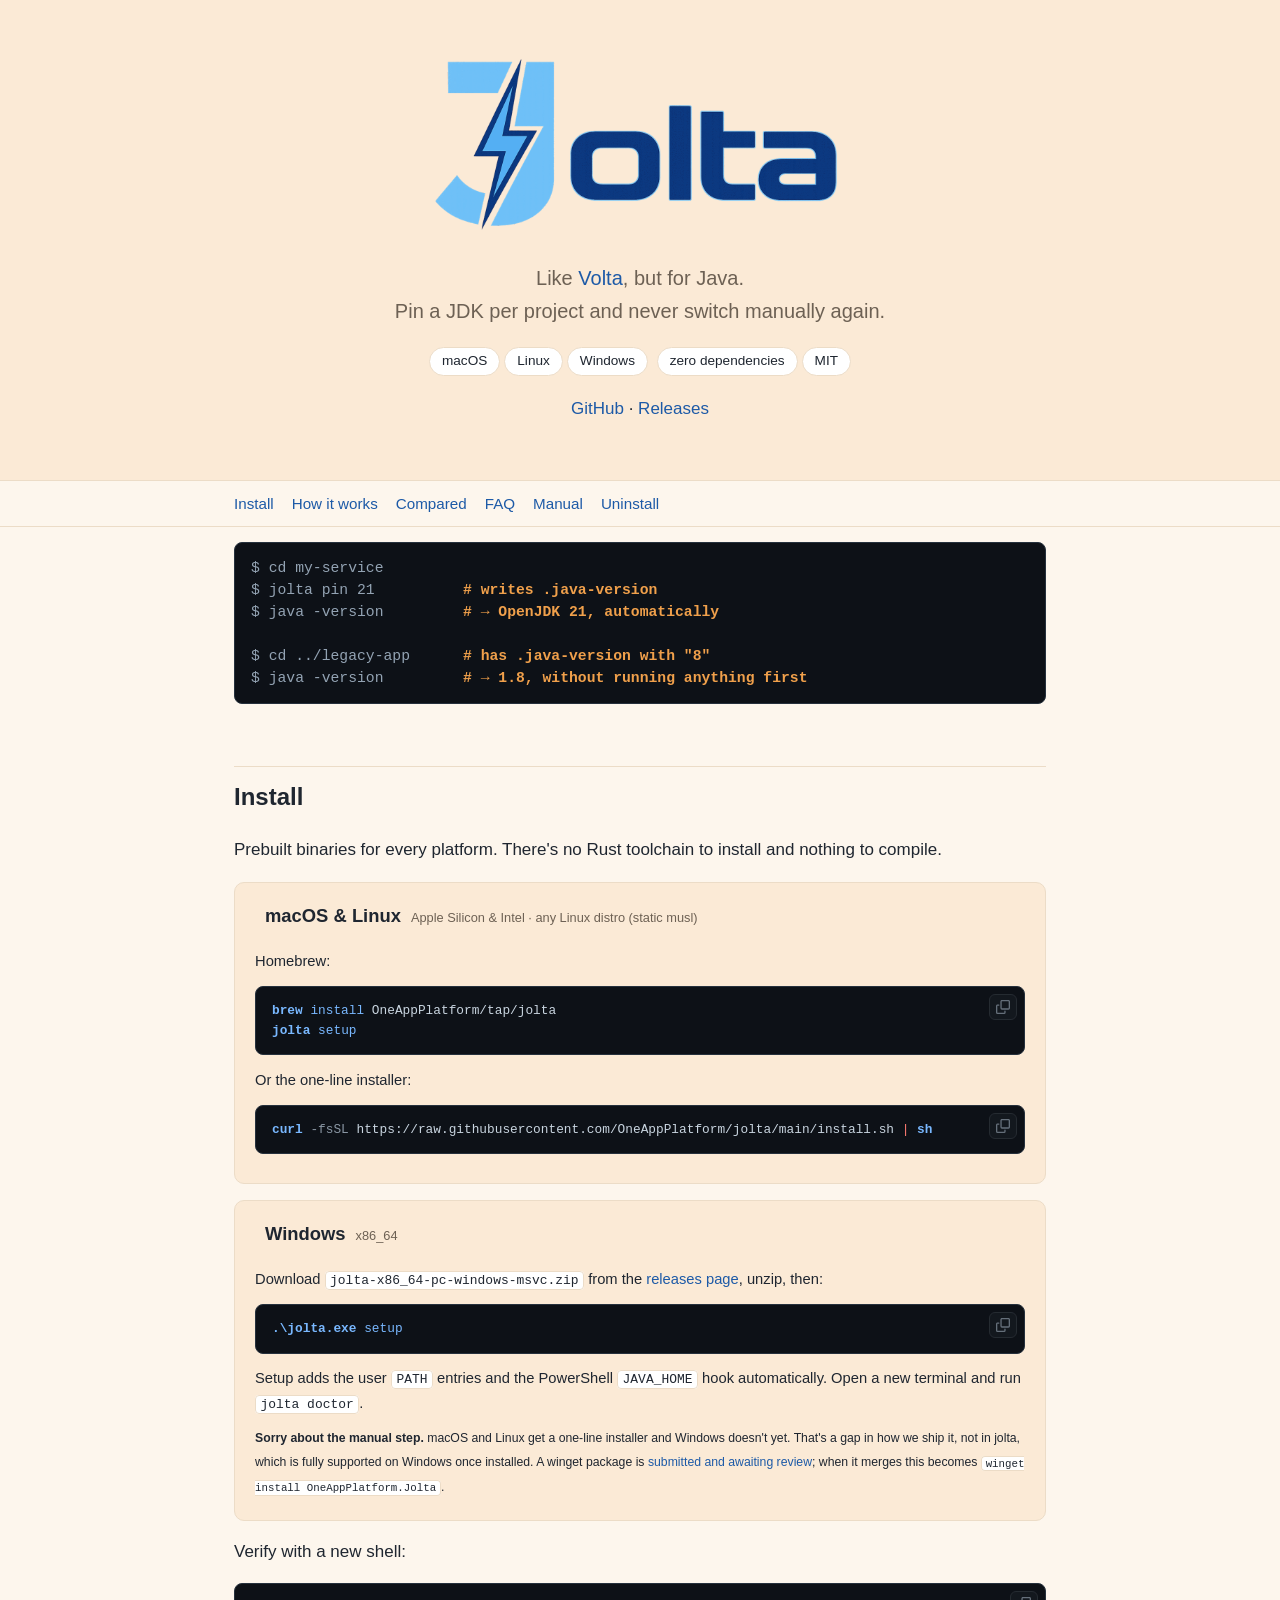
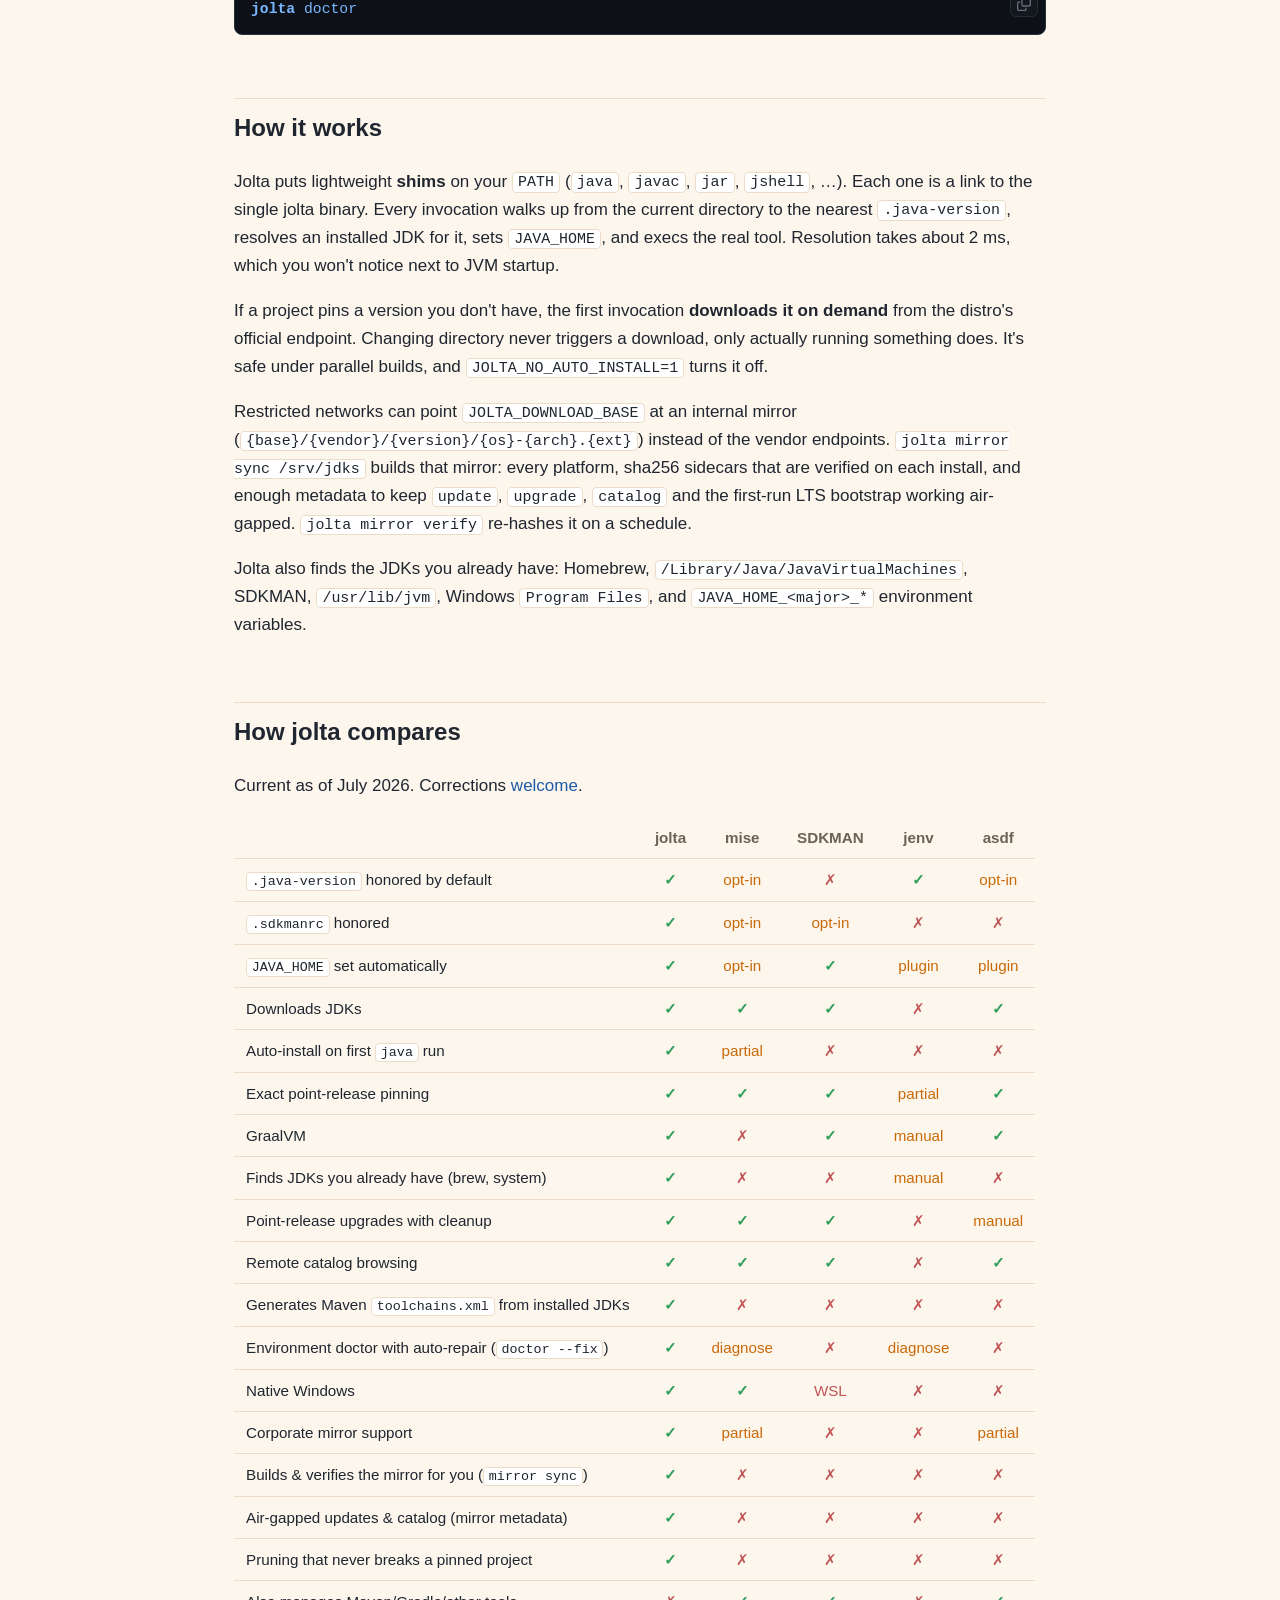
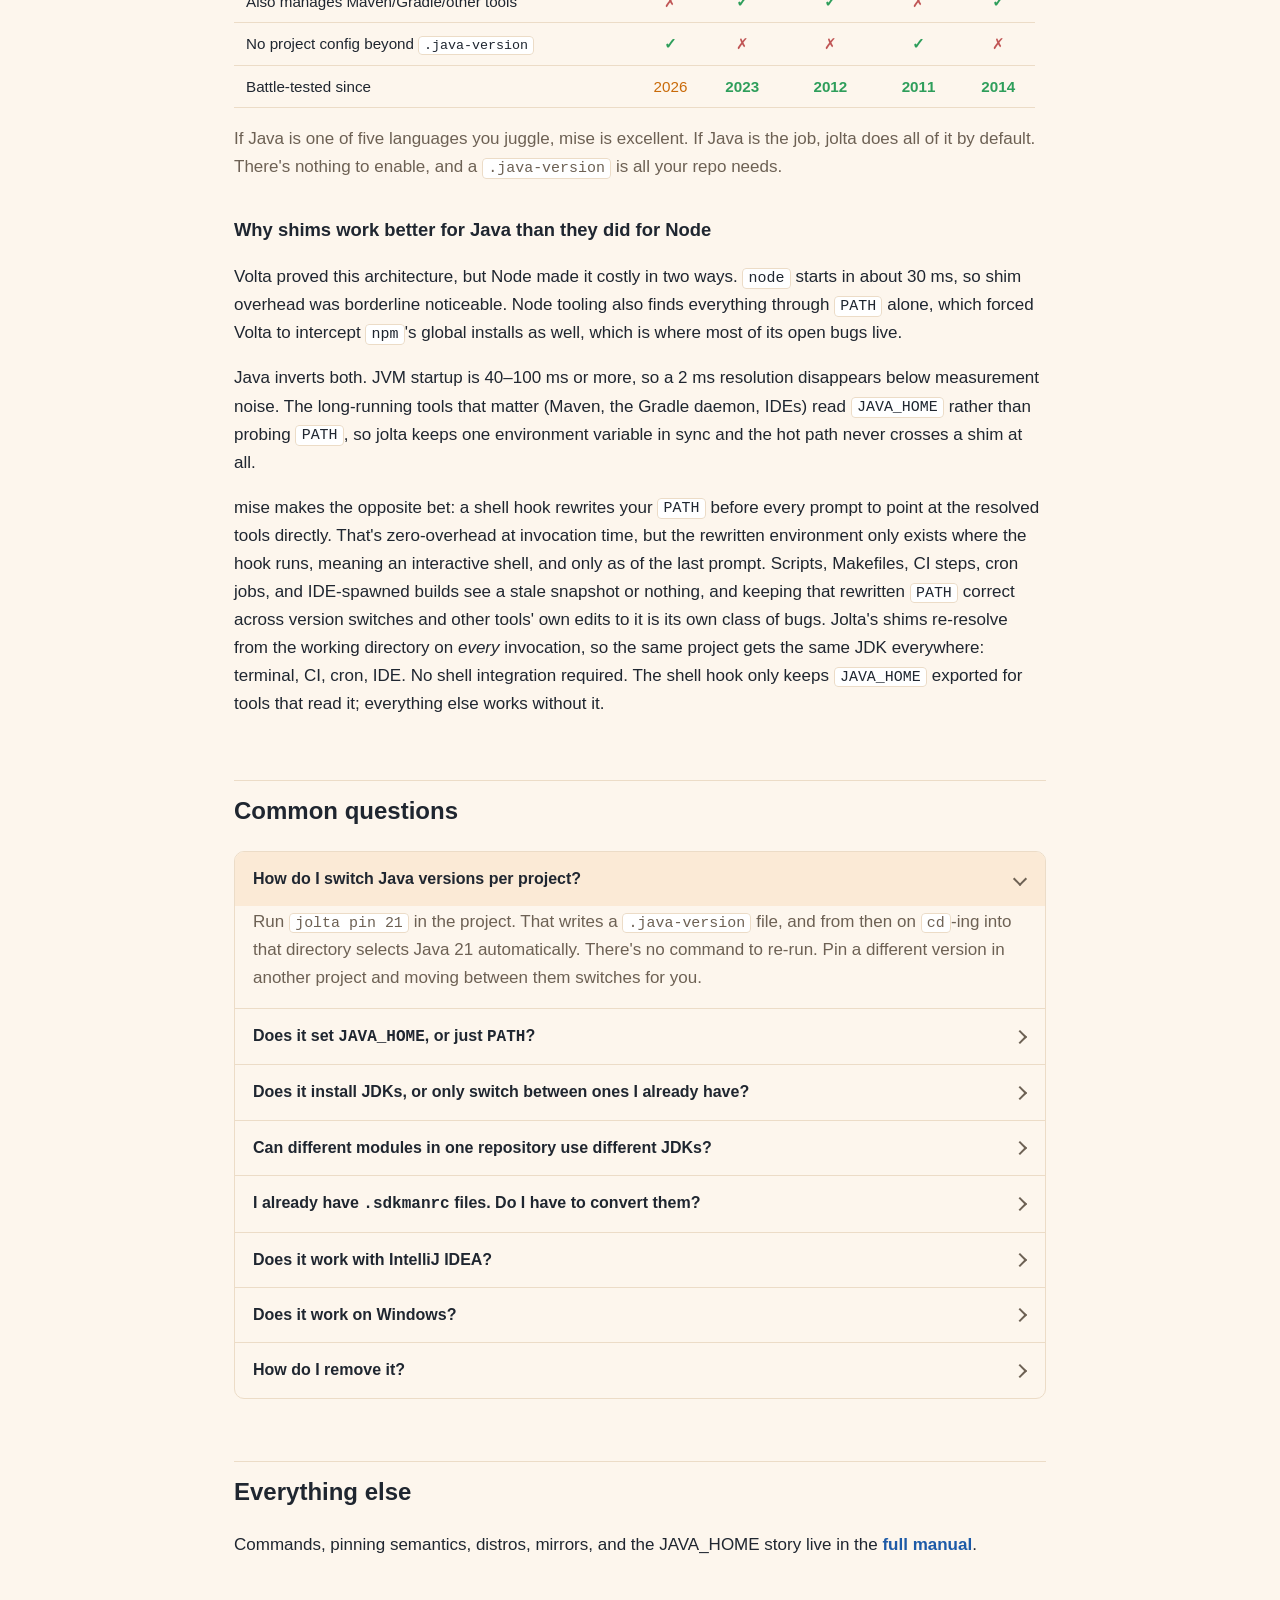
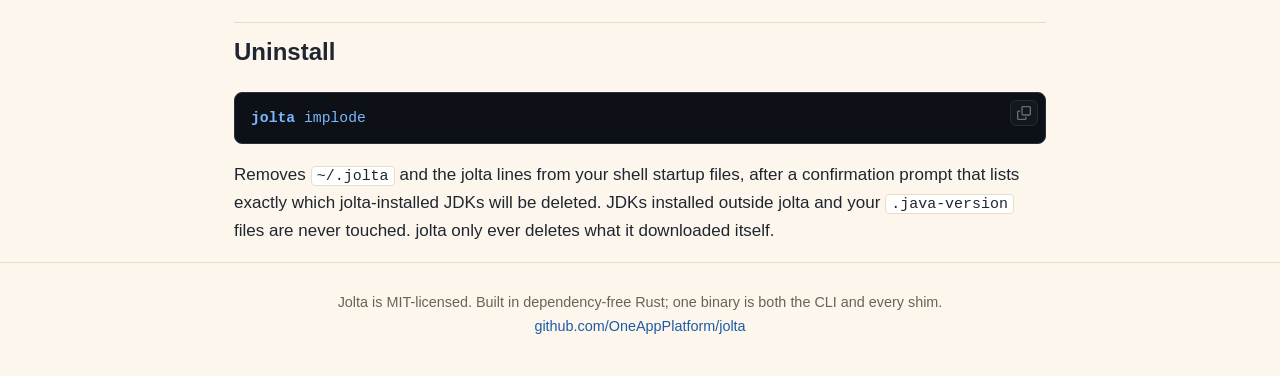
<file: docs/index.html>
<!doctype html>
<html lang="en">
<head>
<meta charset="utf-8">
<meta name="viewport" content="width=device-width, initial-scale=1">
<!-- Google Tag Manager -->
<script>(function(w,d,s,l,i){w[l]=w[l]||[];w[l].push({'gtm.start':
new Date().getTime(),event:'gtm.js'});var f=d.getElementsByTagName(s)[0],
j=d.createElement(s),dl=l!='dataLayer'?'&l='+l:'';j.async=true;j.src=
'https://www.googletagmanager.com/gtm.js?id='+i+dl;f.parentNode.insertBefore(j,f);
})(window,document,'script','dataLayer','GTM-N9M3VMGT');</script>
<!-- End Google Tag Manager -->
<title>Jolta — best in class Java version manager</title>
<meta name="description" content="Like Volta, but for Java. Pin a JDK per project with .java-version and jolta switches automatically — auto-installs missing JDKs, keeps JAVA_HOME in sync for Maven and Gradle. One binary for macOS, Linux, and Windows.">
<link rel="canonical" href="https://oneappplatform.github.io/jolta/">
<link rel="icon" type="image/png" sizes="32x32" href="favicon-32.png">
<link rel="icon" type="image/png" sizes="192x192" href="favicon-192.png">
<link rel="apple-touch-icon" href="favicon-192.png">
<meta name="theme-color" content="#fbead6" media="(prefers-color-scheme: light)">
<meta name="theme-color" content="#141c25" media="(prefers-color-scheme: dark)">
<meta property="og:type" content="website">
<meta property="og:site_name" content="Jolta">
<meta property="og:title" content="Jolta — best in class Java version manager">
<meta property="og:description" content="Like Volta, but for Java. Pin a JDK per project with .java-version and never switch manually again. macOS, Linux, Windows.">
<meta property="og:url" content="https://oneappplatform.github.io/jolta/">
<meta property="og:image" content="https://oneappplatform.github.io/jolta/logo.png">
<meta property="og:image:width" content="1200">
<meta property="og:image:height" content="512">
<meta property="og:image:alt" content="Jolta — best in class Java version manager">
<meta name="twitter:image:alt" content="Jolta — best in class Java version manager">
<meta name="twitter:card" content="summary_large_image">
<meta name="twitter:title" content="Jolta — best in class Java version manager">
<meta name="twitter:description" content="Like Volta, but for Java. Pin a JDK per project with .java-version and never switch manually again. macOS, Linux, Windows.">
<meta name="twitter:image" content="https://oneappplatform.github.io/jolta/logo.png">
<script type="application/ld+json">
{
  "@context": "https://schema.org",
  "@type": "SoftwareApplication",
  "name": "Jolta",
  "description": "Best in class Java version manager. Pin a JDK per project with .java-version; jolta resolves, auto-installs, and keeps JAVA_HOME in sync for Maven and Gradle.",
  "url": "https://oneappplatform.github.io/jolta/",
  "applicationCategory": "DeveloperApplication",
  "operatingSystem": "macOS, Linux, Windows",
  "softwareVersion": "0.9.0",
  "license": "https://opensource.org/license/mit",
  "downloadUrl": "https://github.com/OneAppPlatform/jolta/releases",
  "sameAs": "https://github.com/OneAppPlatform/jolta",
  "offers": { "@type": "Offer", "price": "0", "priceCurrency": "USD" }
}
</script>
<script type="application/ld+json">
{
  "@context": "https://schema.org",
  "@type": "FAQPage",
  "mainEntity": [
    {
      "@type": "Question",
      "name": "How do I switch Java versions per project?",
      "acceptedAnswer": {
        "@type": "Answer",
        "text": "Run jolta pin 21 in the project. That writes a .java-version file, and from then on cd-ing into that directory selects Java 21 automatically. There's no command to re-run. Pin a different version in another project and moving between them switches for you."
      }
    },
    {
      "@type": "Question",
      "name": "Does it set JAVA_HOME, or just PATH?",
      "acceptedAnswer": {
        "@type": "Answer",
        "text": "Both. This matters because Maven and Gradle read JAVA_HOME: a version manager that only changes PATH leaves you with a java on the command line that disagrees with your build. jolta installs a shell hook that keeps JAVA_HOME pointed at the version in effect for the directory you're in."
      }
    },
    {
      "@type": "Question",
      "name": "Does it install JDKs, or only switch between ones I already have?",
      "acceptedAnswer": {
        "@type": "Answer",
        "text": "It installs them. jolta install 21 fetches a JDK, and pinning a version you don't have downloads it on first use, so entering a directory never blocks on the network. It also finds JDKs you installed elsewhere (Homebrew, /Library/Java, SDKMAN, Program Files) and can use those instead of downloading a second copy."
      }
    },
    {
      "@type": "Question",
      "name": "Can different modules in one repository use different JDKs?",
      "acceptedAnswer": {
        "@type": "Answer",
        "text": "Yes. The nearest pin wins: .java-version is resolved by walking up from the current directory, so a repository can pin 21 at the root and 17 in one module, and each directory gets its own JDK."
      }
    },
    {
      "@type": "Question",
      "name": "I already have .sdkmanrc files. Do I have to convert them?",
      "acceptedAnswer": {
        "@type": "Answer",
        "text": "No. jolta reads .sdkmanrc as well as .java-version, so existing repositories keep working and you don't need the whole team to switch first. Where both exist in the same directory, .java-version wins."
      }
    },
    {
      "@type": "Question",
      "name": "Does it work with IntelliJ IDEA?",
      "acceptedAnswer": {
        "@type": "Answer",
        "text": "Yes. There's a plugin that reads the same .java-version and sets the Project SDK, the Gradle JVM and the Maven importer JDK from it, with nothing to configure. It follows along live, so pinning a new version in a terminal switches the IDE within seconds without a restart or re-import."
      }
    },
    {
      "@type": "Question",
      "name": "Does it work on Windows?",
      "acceptedAnswer": {
        "@type": "Answer",
        "text": "Yes. Setup adds the shims to your user PATH in the registry and installs the JAVA_HOME hook into your PowerShell profiles. Installation is currently a zip download and .\\jolta.exe setup; a winget package is submitted and awaiting review."
      }
    },
    {
      "@type": "Question",
      "name": "How do I remove it?",
      "acceptedAnswer": {
        "@type": "Answer",
        "text": "jolta implode removes ~/.jolta and the jolta lines from your shell startup files, after a confirmation that lists exactly which JDKs will be deleted. JDKs you installed outside jolta are never touched."
      }
    }
  ]
}
</script>
<link rel="stylesheet" href="style.css">
<script>
// sections that moved to the manual: keep old deep links working
(function () {
  var moved = { pinning: 1, distros: 1, 'java-home': 1, commands: 1 };
  var h = location.hash.slice(1);
  if (moved[h]) location.replace('manual.html#' + h);
})();
</script>
</head>
<body>
<!-- Google Tag Manager (noscript) -->
<noscript><iframe src="https://www.googletagmanager.com/ns.html?id=GTM-N9M3VMGT"
height="0" width="0" style="display:none;visibility:hidden"></iframe></noscript>
<!-- End Google Tag Manager (noscript) -->

<header class="hero">
  <div class="wrap">
    <h1 class="sr-only">Jolta — best in class Java version manager</h1>
    <picture>
      <source media="(prefers-color-scheme: dark)" srcset="logo-dark.png">
      <img src="logo.png" alt="Jolta — best in class Java version manager" width="1200" height="512">
    </picture>
    <p class="tag">Like <a href="https://volta.sh">Volta</a>, but for Java.<br>Pin a JDK per project and never switch manually again.</p>
    <p>
      <span class="pill">macOS</span><span class="pill">Linux</span><span class="pill">Windows</span>
      <span class="pill">zero dependencies</span><span class="pill">MIT</span>
    </p>
    <p><a href="https://github.com/OneAppPlatform/jolta">GitHub</a> ·
       <a href="https://github.com/OneAppPlatform/jolta/releases">Releases</a></p>
  </div>
</header>

<nav class="toc"><div class="wrap">
  <a href="#install">Install</a>
  <a href="#how">How it works</a>
  <a href="#compared">Compared</a>
  <a href="#faq">FAQ</a>
  <a href="manual.html">Manual</a>
  <a href="#uninstall">Uninstall</a>
</div></nav>

<main class="wrap">

<pre class="demo"><code>$ cd my-service
$ jolta pin 21          <b># writes .java-version</b>
$ java -version         <b># → OpenJDK 21, automatically</b>

$ cd ../legacy-app      <b># has .java-version with "8"</b>
$ java -version         <b># → 1.8, without running anything first</b></code></pre>

<h2 id="install">Install</h2>
<p>Prebuilt binaries for every platform. There's no Rust toolchain to install and
nothing to compile.</p>

<div class="install-grid">
  <div class="install-card">
    <h3 id="install-macos"><span id="install-linux"></span>macOS &amp; Linux <span class="arch">Apple Silicon &amp; Intel · any Linux distro (static musl)</span></h3>
    <div class="opts">
      <div>
        <p>Homebrew:</p>
        <pre><code>brew install OneAppPlatform/tap/jolta
jolta setup</code></pre>
      </div>
      <div>
        <p>Or the one-line installer:</p>
        <pre><code>curl -fsSL https://raw.githubusercontent.com/OneAppPlatform/jolta/main/install.sh | sh</code></pre>
      </div>
    </div>
  </div>

  <div class="install-card">
    <h3 id="install-windows"><span id="windows"></span>Windows <span class="arch">x86_64</span></h3>
    <p>Download <code>jolta-x86_64-pc-windows-msvc.zip</code> from the
    <a href="https://github.com/OneAppPlatform/jolta/releases">releases page</a>, unzip, then:</p>
    <pre><code>.\jolta.exe setup</code></pre>
    <p>Setup adds the user <code>PATH</code> entries and the PowerShell
    <code>JAVA_HOME</code> hook automatically. Open a new terminal and run
    <code>jolta doctor</code>.</p>
    <p><small><b>Sorry about the manual step.</b> macOS and Linux get a one-line installer and
    Windows doesn't yet. That's a gap in how we ship it, not in jolta, which is fully
    supported on Windows once installed. A winget package is
    <a href="https://github.com/microsoft/winget-pkgs/pull/413460">submitted and awaiting
    review</a>; when it merges this becomes
    <code>winget install OneAppPlatform.Jolta</code>.</small></p>
  </div>
</div>

<p>Verify with a new shell:</p>
<pre><code>jolta doctor</code></pre>

<h2 id="how">How it works</h2>
<p>Jolta puts lightweight <strong>shims</strong> on your <code>PATH</code>
(<code>java</code>, <code>javac</code>, <code>jar</code>, <code>jshell</code>, …). Each one is a
link to the single jolta binary. Every invocation walks up from the current directory to
the nearest <code>.java-version</code>, resolves an installed JDK for it, sets
<code>JAVA_HOME</code>, and execs the real tool. Resolution takes about 2&nbsp;ms, which you
won't notice next to JVM startup.</p>
<p>If a project pins a version you don't have, the first invocation
<strong>downloads it on demand</strong> from the distro's official endpoint. Changing
directory never triggers a download, only actually running something does. It's safe
under parallel builds, and <code>JOLTA_NO_AUTO_INSTALL=1</code> turns it off.</p>
<p>Restricted networks can point <code>JOLTA_DOWNLOAD_BASE</code> at an internal mirror
(<code>{base}/{vendor}/{version}/{os}-{arch}.{ext}</code>) instead of the vendor
endpoints. <code>jolta mirror sync /srv/jdks</code> builds that mirror: every platform,
sha256 sidecars that are verified on each install, and enough metadata to keep
<code>update</code>, <code>upgrade</code>, <code>catalog</code> and the first-run LTS
bootstrap working air-gapped. <code>jolta mirror verify</code> re-hashes it on a
schedule.</p>
<p>Jolta also finds the JDKs you already have: Homebrew,
<code>/Library/Java/JavaVirtualMachines</code>, SDKMAN, <code>/usr/lib/jvm</code>,
Windows <code>Program Files</code>, and <code>JAVA_HOME_&lt;major&gt;_*</code> environment
variables.</p>

<h2 id="compared">How jolta compares</h2>
<p>Current as of July 2026. Corrections
<a href="https://github.com/OneAppPlatform/jolta/issues">welcome</a>.</p>
<table class="cmp">
<tr><th></th><th>jolta</th><th>mise</th><th>SDKMAN</th><th>jenv</th><th>asdf</th></tr>
<tr><td><code>.java-version</code> honored by default</td>
  <td class="y">✓</td><td class="m">opt-in</td><td class="n">✗</td><td class="y">✓</td><td class="m">opt-in</td></tr>
<tr><td><code>.sdkmanrc</code> honored</td>
  <td class="y">✓</td><td class="m">opt-in</td><td class="m">opt-in</td><td class="n">✗</td><td class="n">✗</td></tr>
<tr><td><code>JAVA_HOME</code> set automatically</td>
  <td class="y">✓</td><td class="m">opt-in</td><td class="y">✓</td><td class="m">plugin</td><td class="m">plugin</td></tr>
<tr><td>Downloads JDKs</td>
  <td class="y">✓</td><td class="y">✓</td><td class="y">✓</td><td class="n">✗</td><td class="y">✓</td></tr>
<tr><td>Auto-install on first <code>java</code> run</td>
  <td class="y">✓</td><td class="m">partial</td><td class="n">✗</td><td class="n">✗</td><td class="n">✗</td></tr>
<tr><td>Exact point-release pinning</td>
  <td class="y">✓</td><td class="y">✓</td><td class="y">✓</td><td class="m">partial</td><td class="y">✓</td></tr>
<tr><td>GraalVM</td>
  <td class="y">✓</td><td class="n">✗</td><td class="y">✓</td><td class="m">manual</td><td class="y">✓</td></tr>
<tr><td>Finds JDKs you already have (brew, system)</td>
  <td class="y">✓</td><td class="n">✗</td><td class="n">✗</td><td class="m">manual</td><td class="n">✗</td></tr>
<tr><td>Point-release upgrades with cleanup</td>
  <td class="y">✓</td><td class="y">✓</td><td class="y">✓</td><td class="n">✗</td><td class="m">manual</td></tr>
<tr><td>Remote catalog browsing</td>
  <td class="y">✓</td><td class="y">✓</td><td class="y">✓</td><td class="n">✗</td><td class="y">✓</td></tr>
<tr><td>Generates Maven <code>toolchains.xml</code> from installed JDKs</td>
  <td class="y">✓</td><td class="n">✗</td><td class="n">✗</td><td class="n">✗</td><td class="n">✗</td></tr>
<tr><td>Environment doctor with auto-repair (<code>doctor --fix</code>)</td>
  <td class="y">✓</td><td class="m">diagnose</td><td class="n">✗</td><td class="m">diagnose</td><td class="n">✗</td></tr>
<tr><td>Native Windows</td>
  <td class="y">✓</td><td class="y">✓</td><td class="n">WSL</td><td class="n">✗</td><td class="n">✗</td></tr>
<tr><td>Corporate mirror support</td>
  <td class="y">✓</td><td class="m">partial</td><td class="n">✗</td><td class="n">✗</td><td class="m">partial</td></tr>
<tr><td>Builds &amp; verifies the mirror for you (<code>mirror sync</code>)</td>
  <td class="y">✓</td><td class="n">✗</td><td class="n">✗</td><td class="n">✗</td><td class="n">✗</td></tr>
<tr><td>Air-gapped updates &amp; catalog (mirror metadata)</td>
  <td class="y">✓</td><td class="n">✗</td><td class="n">✗</td><td class="n">✗</td><td class="n">✗</td></tr>
<tr><td>Pruning that never breaks a pinned project</td>
  <td class="y">✓</td><td class="n">✗</td><td class="n">✗</td><td class="n">✗</td><td class="n">✗</td></tr>
<tr><td>Also manages Maven/Gradle/other tools</td>
  <td class="n">✗</td><td class="y">✓</td><td class="y">✓</td><td class="n">✗</td><td class="y">✓</td></tr>
<tr><td>No project config beyond <code>.java-version</code></td>
  <td class="y">✓</td><td class="n">✗</td><td class="n">✗</td><td class="y">✓</td><td class="n">✗</td></tr>
<tr><td>Battle-tested since</td>
  <td class="m">2026</td><td class="y">2023</td><td class="y">2012</td><td class="y">2011</td><td class="y">2014</td></tr>
</table>
<p class="muted">If Java is one of five languages you juggle, mise is excellent. If Java
is the job, jolta does all of it by default. There's nothing to enable, and a
<code>.java-version</code> is all your repo needs.</p>

<h3 id="why-shims">Why shims work better for Java than they did for Node</h3>
<p>Volta proved this architecture, but Node made it costly in two ways. <code>node</code> starts in
about 30&nbsp;ms, so shim overhead was borderline noticeable. Node tooling also finds
everything through <code>PATH</code> alone, which forced Volta to intercept
<code>npm</code>'s global installs as well, which is where most of its open bugs
live.</p>
<p>Java inverts both. JVM startup is 40–100&nbsp;ms or more, so a 2&nbsp;ms resolution
disappears below measurement noise. The long-running tools that matter (Maven, the
Gradle daemon, IDEs) read <code>JAVA_HOME</code> rather than probing <code>PATH</code>,
so jolta keeps one environment variable in sync and the hot path never crosses a shim
at all.</p>
<p>mise makes the opposite bet: a shell hook rewrites your <code>PATH</code> before
every prompt to point at the resolved tools directly. That's zero-overhead at
invocation time, but the rewritten environment only exists where the hook runs,
meaning an interactive shell, and only as of the last prompt. Scripts, Makefiles, CI
steps, cron jobs, and IDE-spawned builds see a stale snapshot or nothing, and
keeping that rewritten <code>PATH</code> correct across version switches and other
tools' own edits to it is its own class of bugs. Jolta's shims re-resolve from the
working directory on <em>every</em> invocation, so the same project gets the same
JDK everywhere: terminal, CI, cron, IDE. No shell integration required.
The shell hook only keeps <code>JAVA_HOME</code> exported for tools that read it;
everything else works without it.</p>

<h2 id="faq">Common questions</h2>
<div class="faq">
  <details open>
    <summary><h3 id="faq-switch">How do I switch Java versions per project?</h3></summary>
    <p>Run <code>jolta pin 21</code> in the project. That writes a <code>.java-version</code> file,
and from then on <code>cd</code>-ing into that directory selects Java 21 automatically. There's no
command to re-run. Pin a different version in another project and
moving between them switches for you.</p>
  </details>
  <details>
    <summary><h3 id="faq-java-home">Does it set <code>JAVA_HOME</code>, or just <code>PATH</code>?</h3></summary>
    <p>Both. This matters because Maven and Gradle read <code>JAVA_HOME</code>: a version manager
that only changes <code>PATH</code> leaves you with a <code>java</code> on the command line that
disagrees with your build. jolta installs a shell hook that keeps <code>JAVA_HOME</code>
pointed at the version in effect for the directory you're in.</p>
  </details>
  <details>
    <summary><h3 id="faq-install">Does it install JDKs, or only switch between ones I already have?</h3></summary>
    <p>It installs them. <code>jolta install 21</code> fetches a JDK, and pinning a version you
don't have downloads it on first use, so entering a directory never blocks on the network.
It also finds JDKs you installed elsewhere (Homebrew, <code>/Library/Java</code>, SDKMAN,
<code>Program Files</code>) and can use those instead of downloading a second copy.</p>
  </details>
  <details>
    <summary><h3 id="faq-monorepo">Can different modules in one repository use different JDKs?</h3></summary>
    <p>Yes. The nearest pin wins: <code>.java-version</code> is resolved by walking up from the
current directory, so a repository can pin 21 at the root and 17 in one module, and each
directory gets its own JDK.</p>
  </details>
  <details>
    <summary><h3 id="faq-sdkmanrc">I already have <code>.sdkmanrc</code> files. Do I have to convert them?</h3></summary>
    <p>No. jolta reads <code>.sdkmanrc</code> as well as <code>.java-version</code>, so existing
repositories keep working and you don't need the whole team to switch first. Where both exist
in the same directory, <code>.java-version</code> wins.</p>
  </details>
  <details>
    <summary><h3 id="faq-intellij">Does it work with IntelliJ IDEA?</h3></summary>
    <p>Yes. There's a plugin that reads the same <code>.java-version</code> and sets the Project
SDK, the Gradle JVM and the Maven importer JDK from it, with nothing to configure. It follows
along live, so pinning a new version in a terminal switches the IDE within seconds without a
restart or re-import.</p>
  </details>
  <details>
    <summary><h3 id="faq-windows">Does it work on Windows?</h3></summary>
    <p>Yes. Setup adds the shims to your user <code>PATH</code> in the registry and installs the
<code>JAVA_HOME</code> hook into your PowerShell profiles. Installation is currently a zip
download and <code>.\jolta.exe setup</code>; a winget package is submitted and awaiting review.</p>
  </details>
  <details>
    <summary><h3 id="faq-uninstall">How do I remove it?</h3></summary>
    <p><code>jolta implode</code> removes <code>~/.jolta</code> and the jolta lines from your shell
profile, after a confirmation that lists exactly which JDKs will be deleted. JDKs you installed
outside jolta are never touched.</p>
  </details>
</div>

<h2 id="manual">Everything else</h2>
<p>Commands, pinning semantics, distros, mirrors, and the JAVA_HOME story live in
the <a href="manual.html"><strong>full manual</strong></a>.</p>

<h2 id="uninstall">Uninstall</h2>
<pre><code>jolta implode</code></pre>
<p>Removes <code>~/.jolta</code> and the jolta lines from your shell startup files, after a
confirmation prompt that lists exactly which jolta-installed JDKs will be deleted.
JDKs installed outside jolta and your <code>.java-version</code> files are never touched.
jolta only ever deletes what it downloaded itself.</p>

</main>

<footer>
  <div class="wrap">
    Jolta is MIT-licensed. Built in dependency-free Rust; one binary is both the CLI and every shim.<br>
    <a href="https://github.com/OneAppPlatform/jolta">github.com/OneAppPlatform/jolta</a>
  </div>
</footer>

<script src="site.js" defer></script>

</body>
</html>
</file>
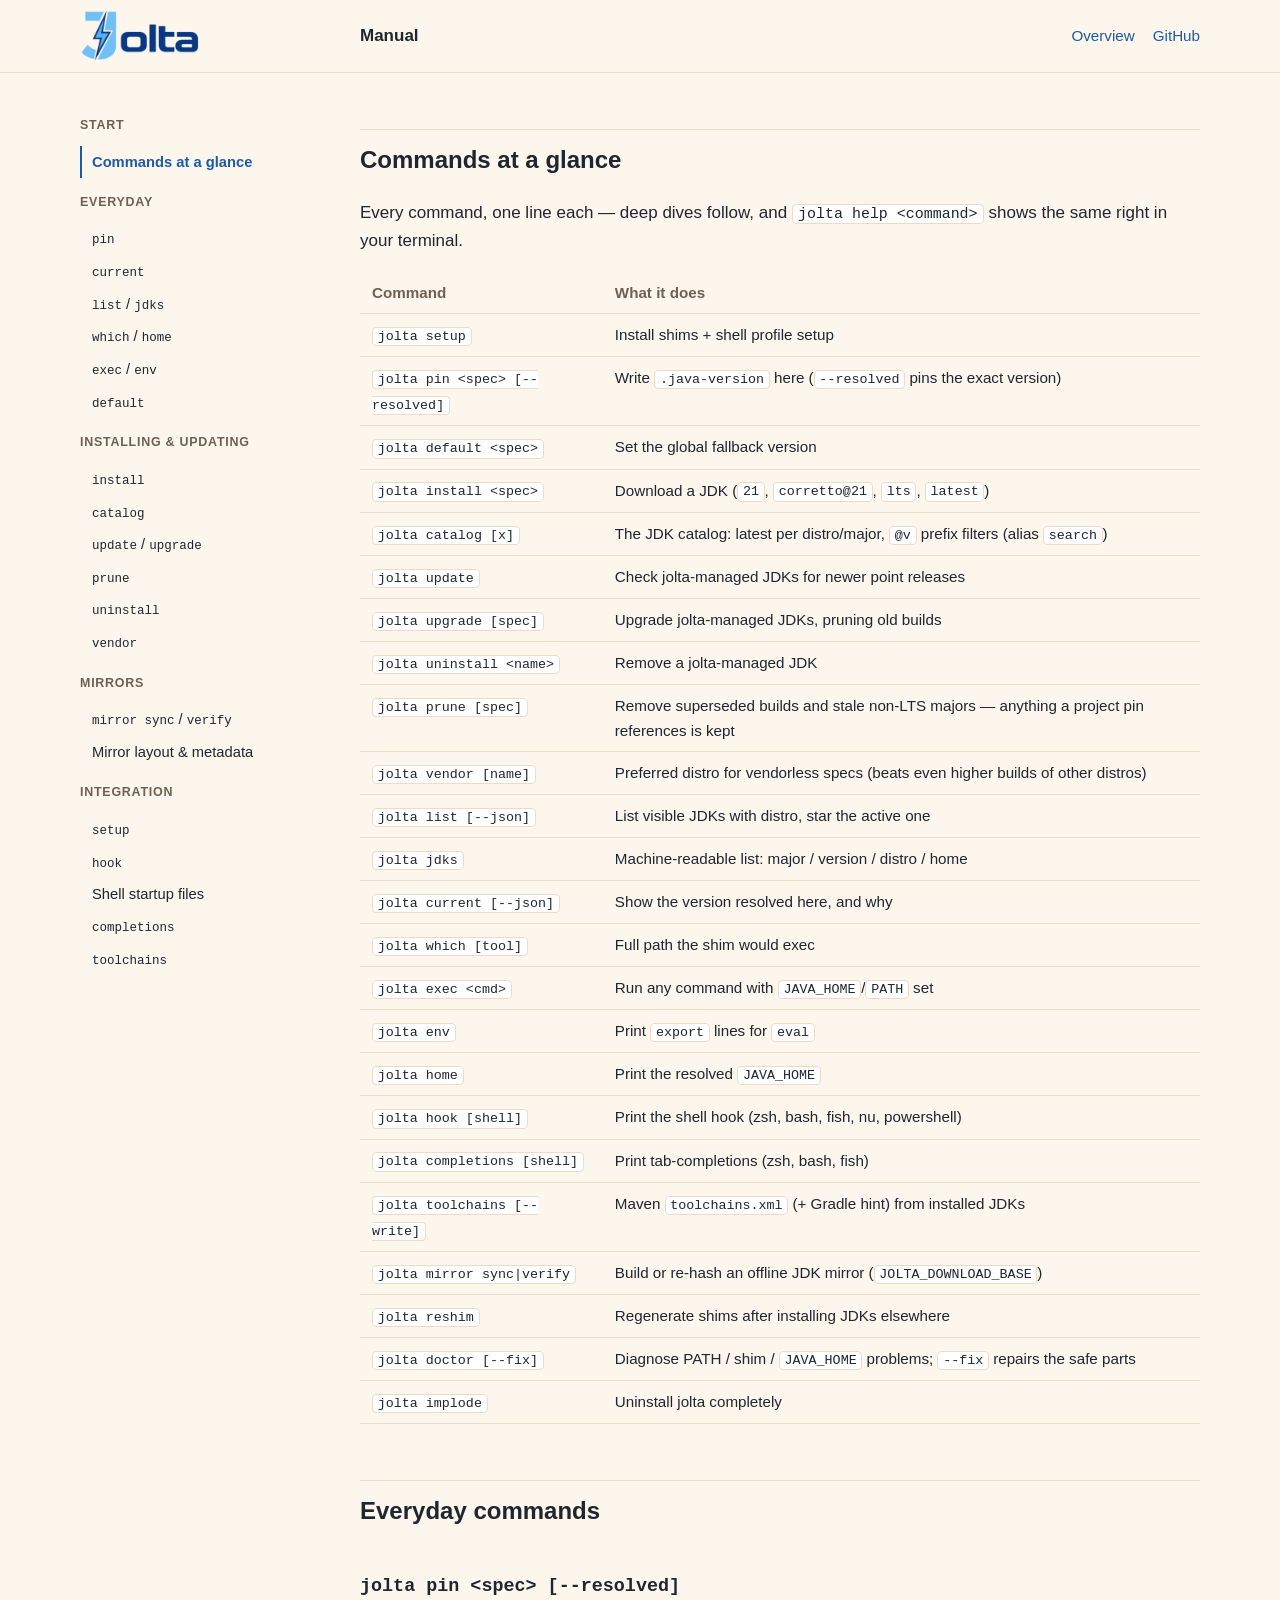
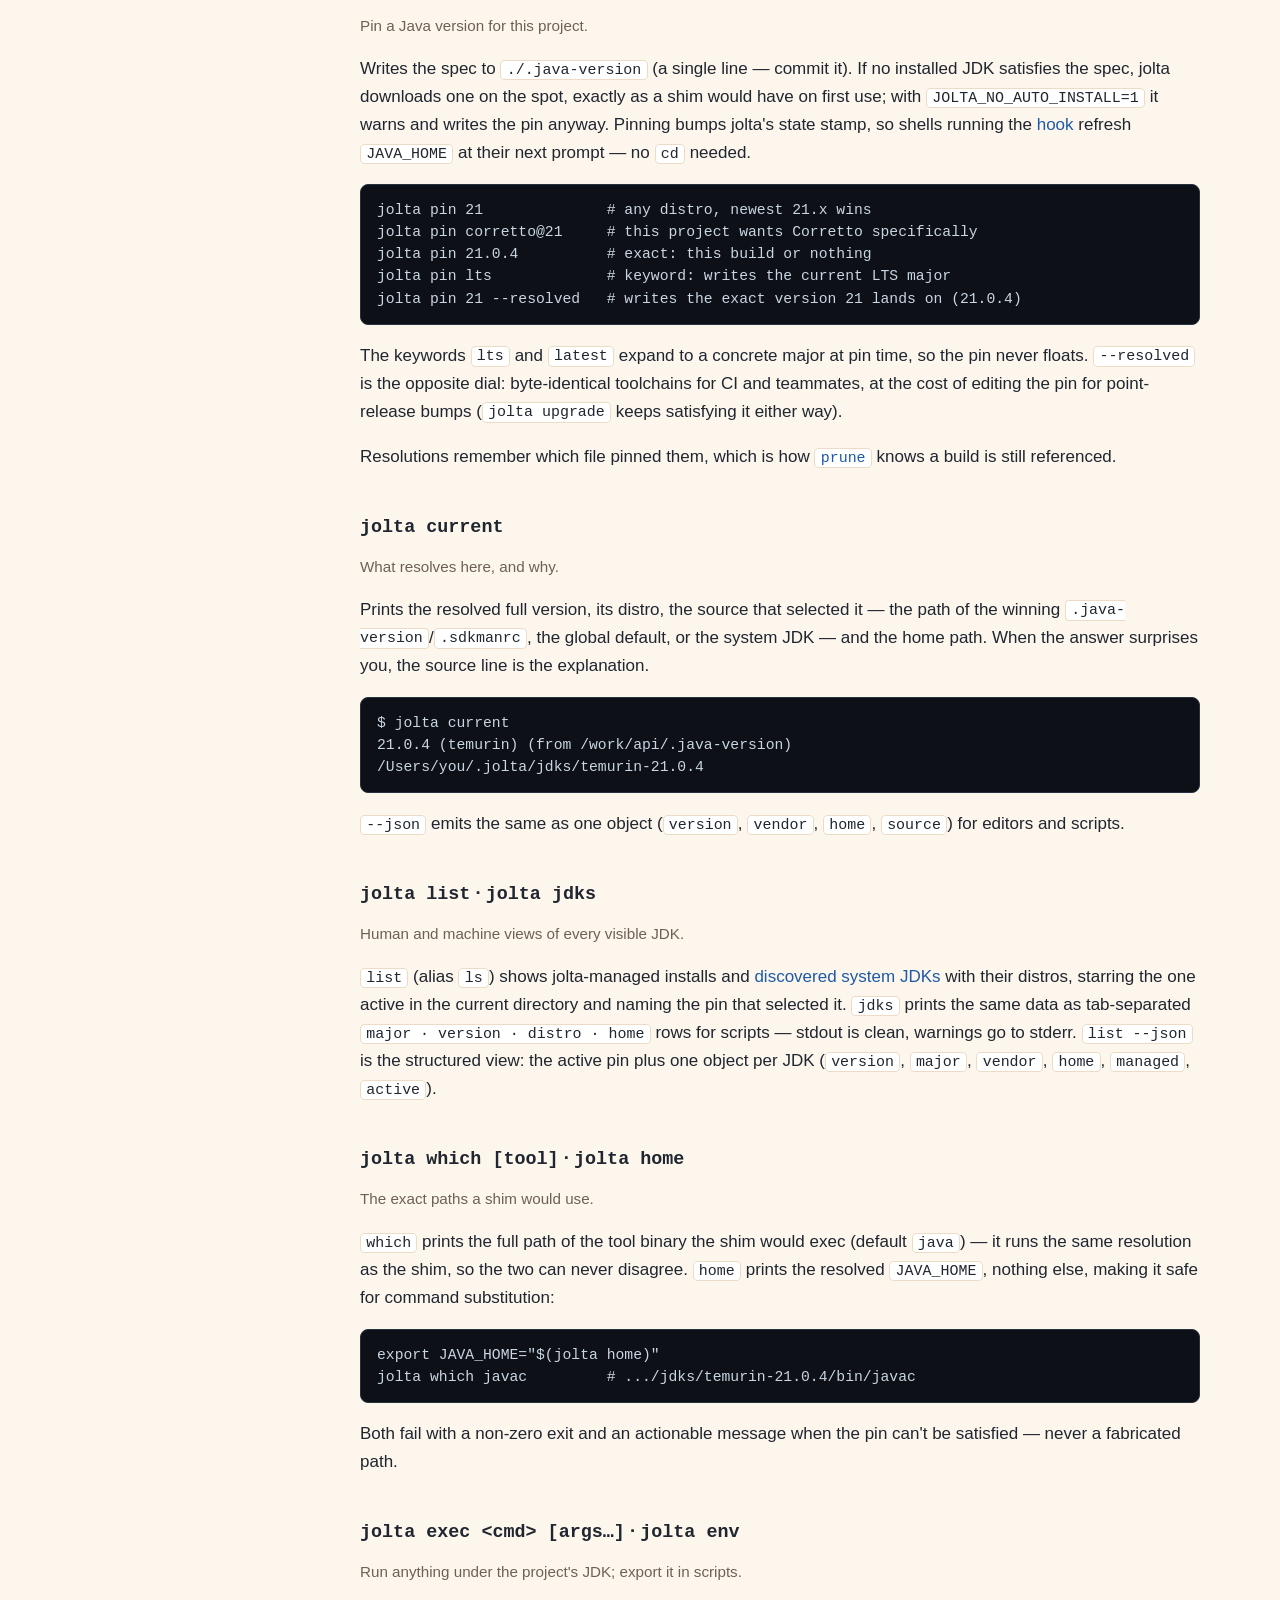
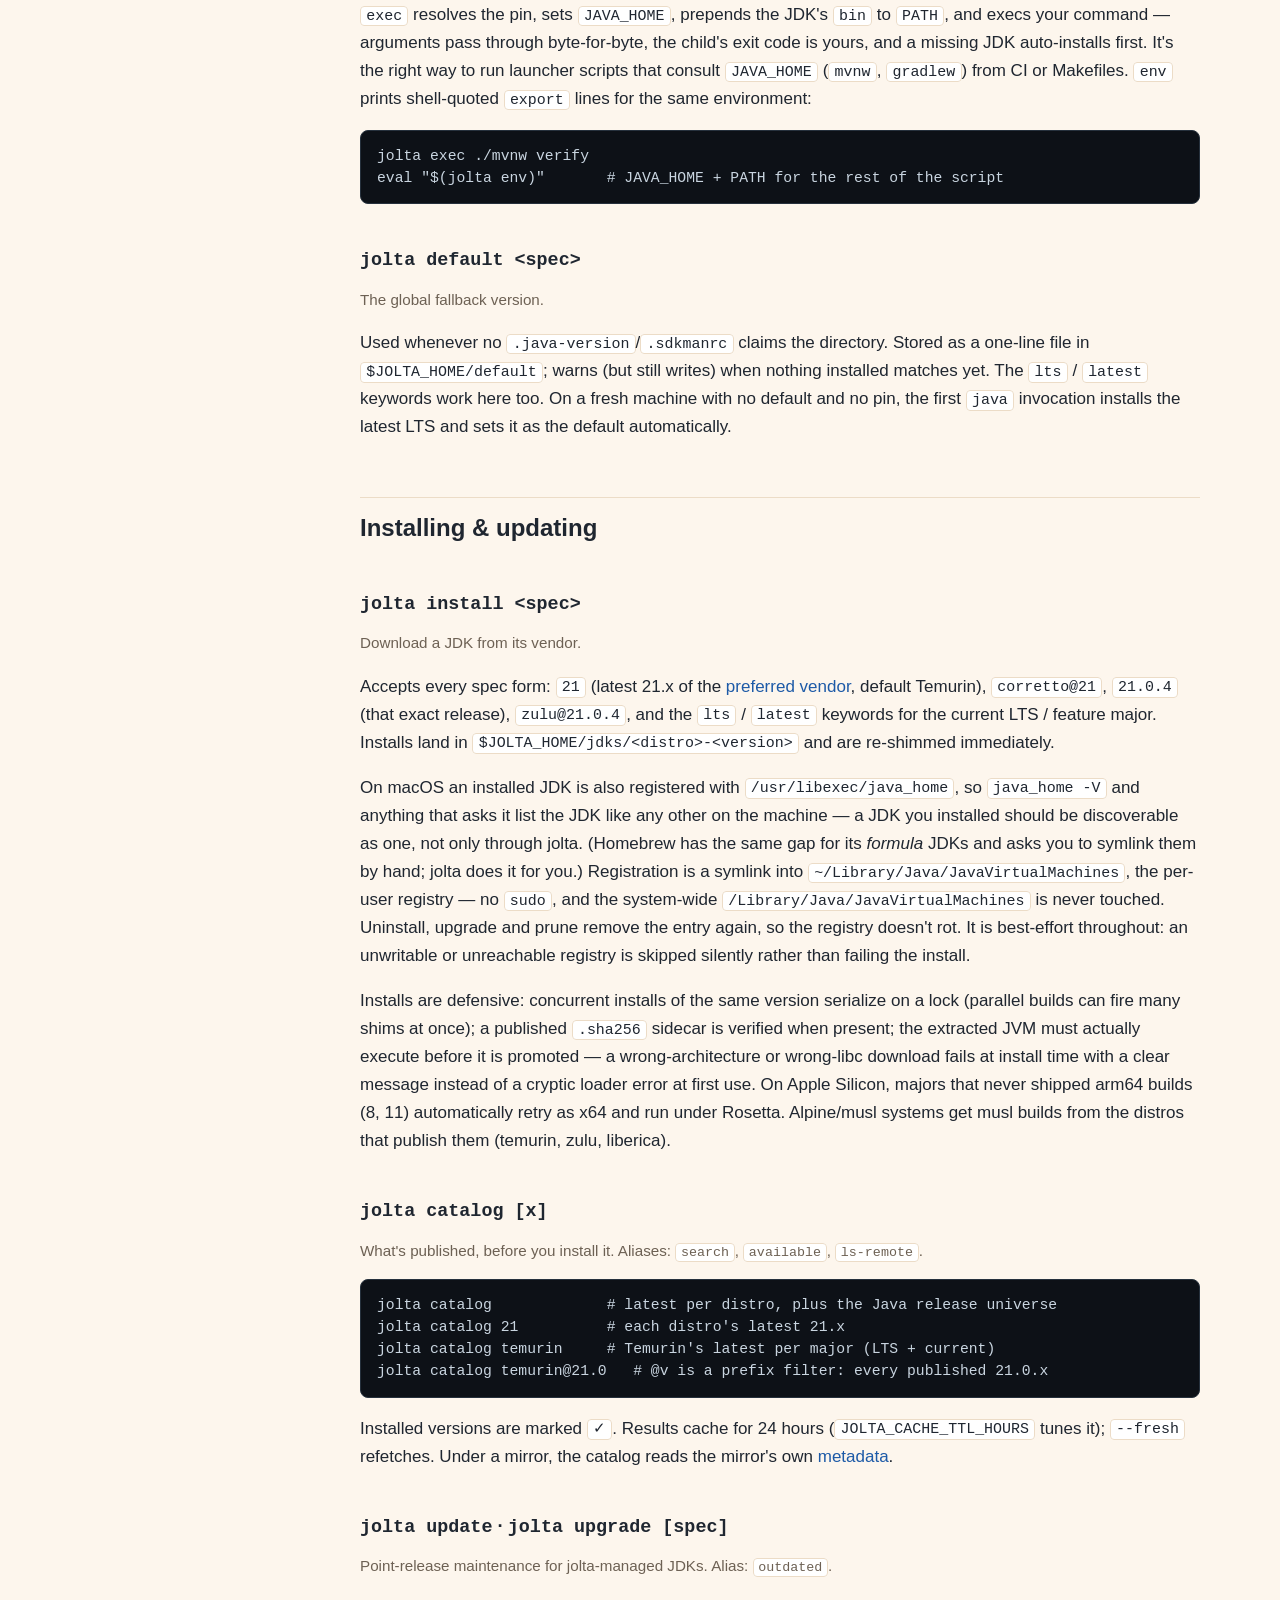
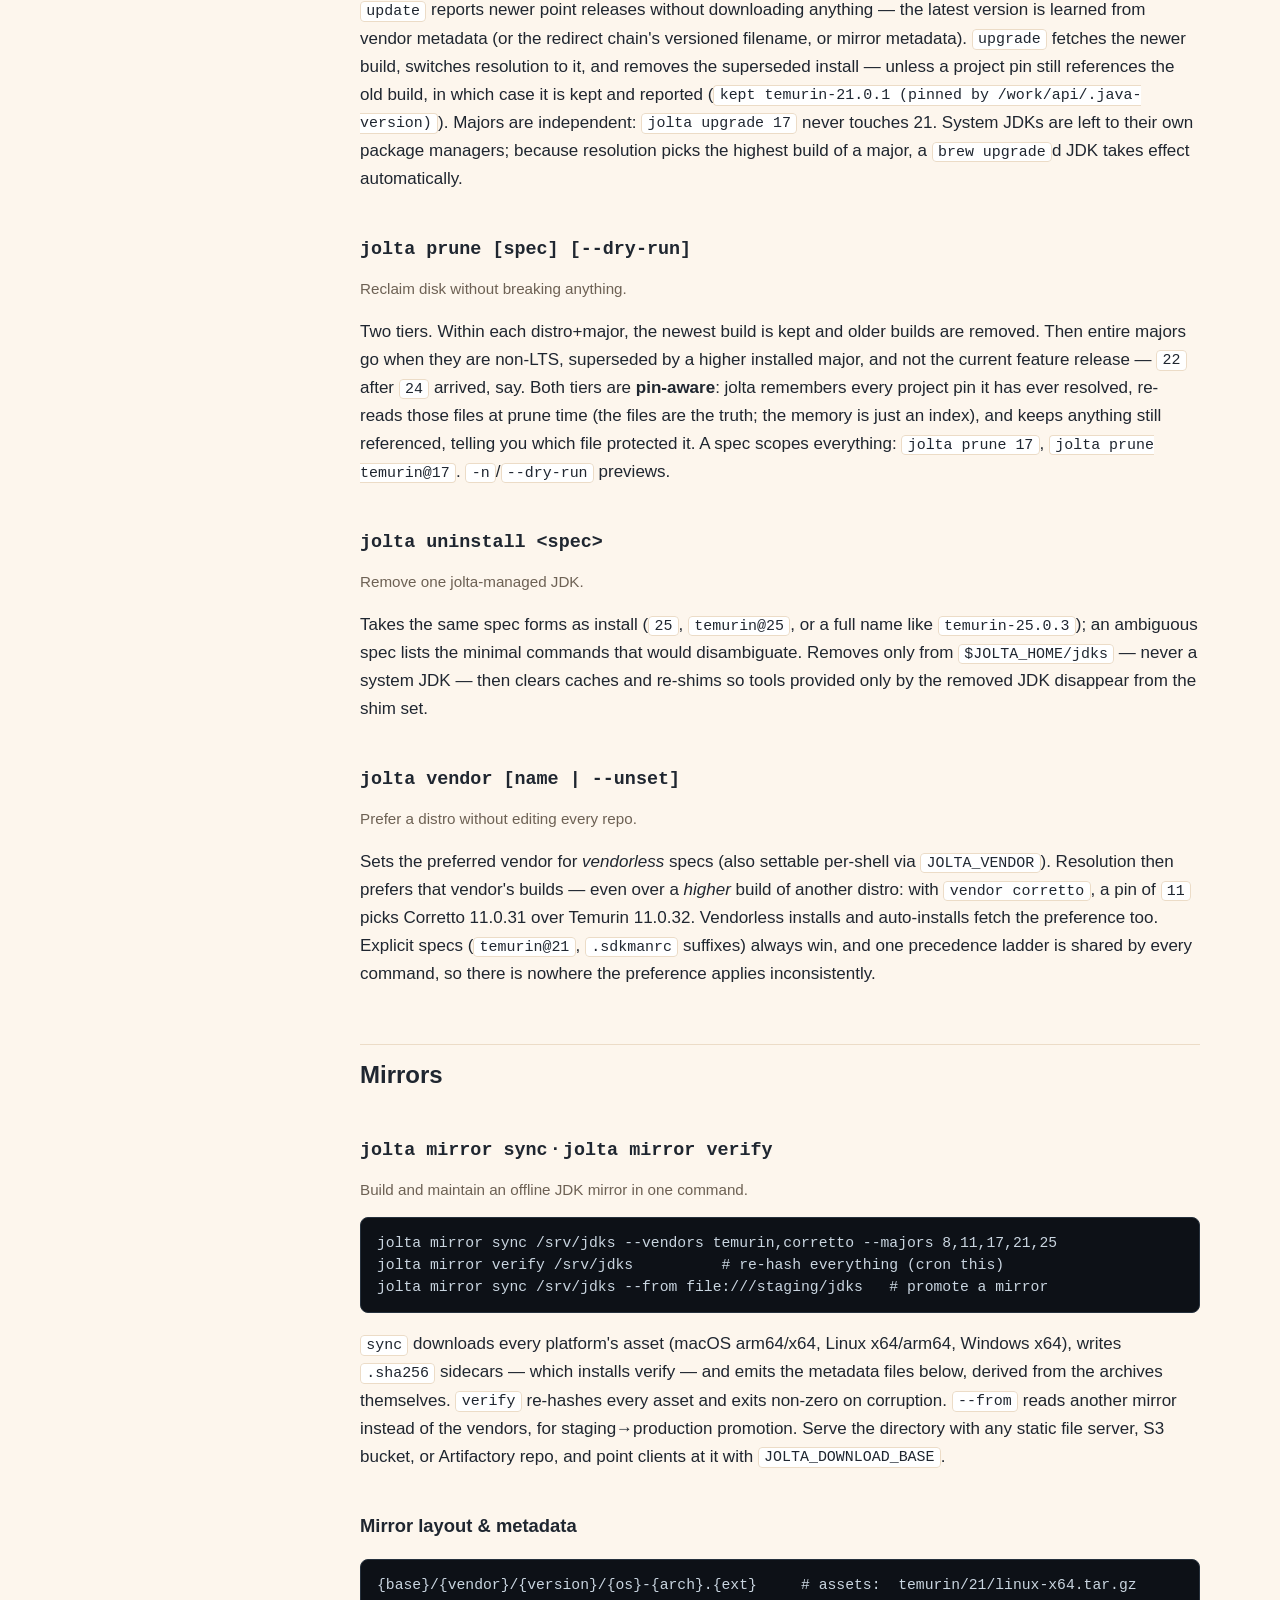
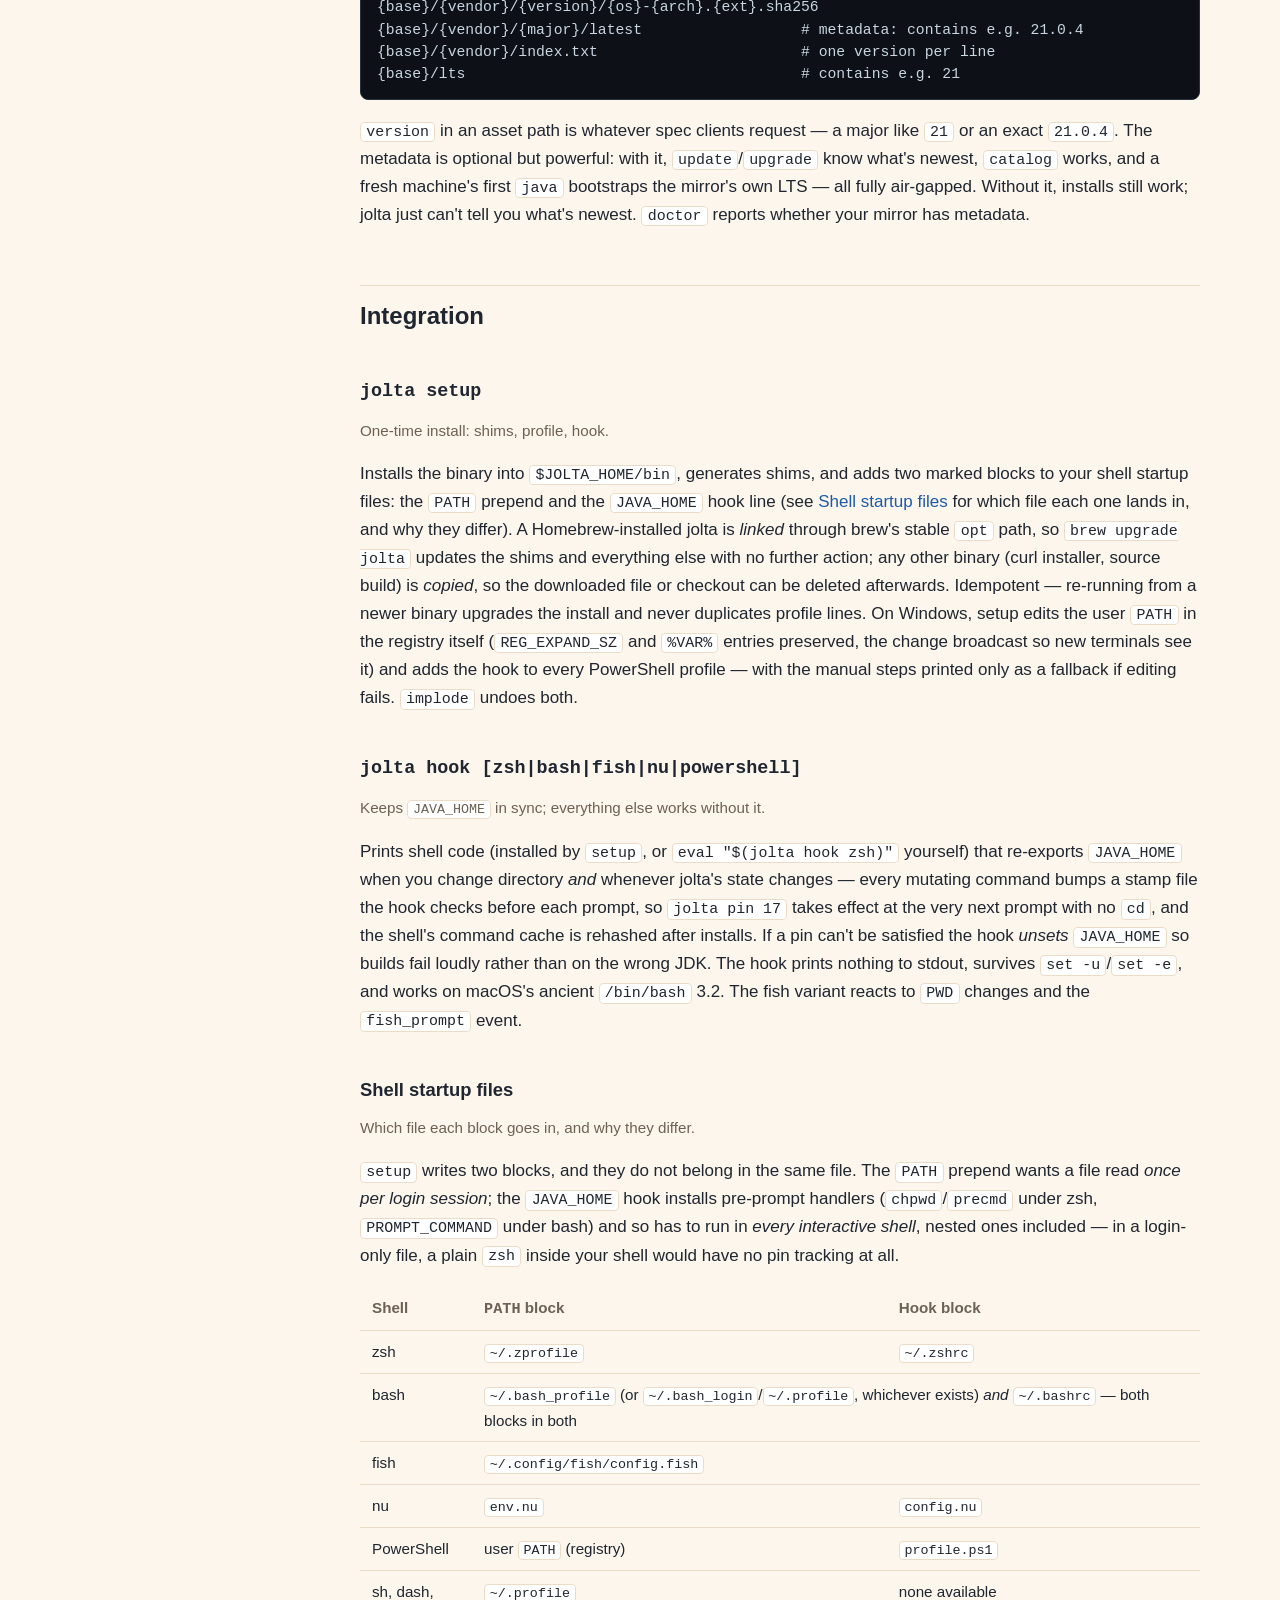
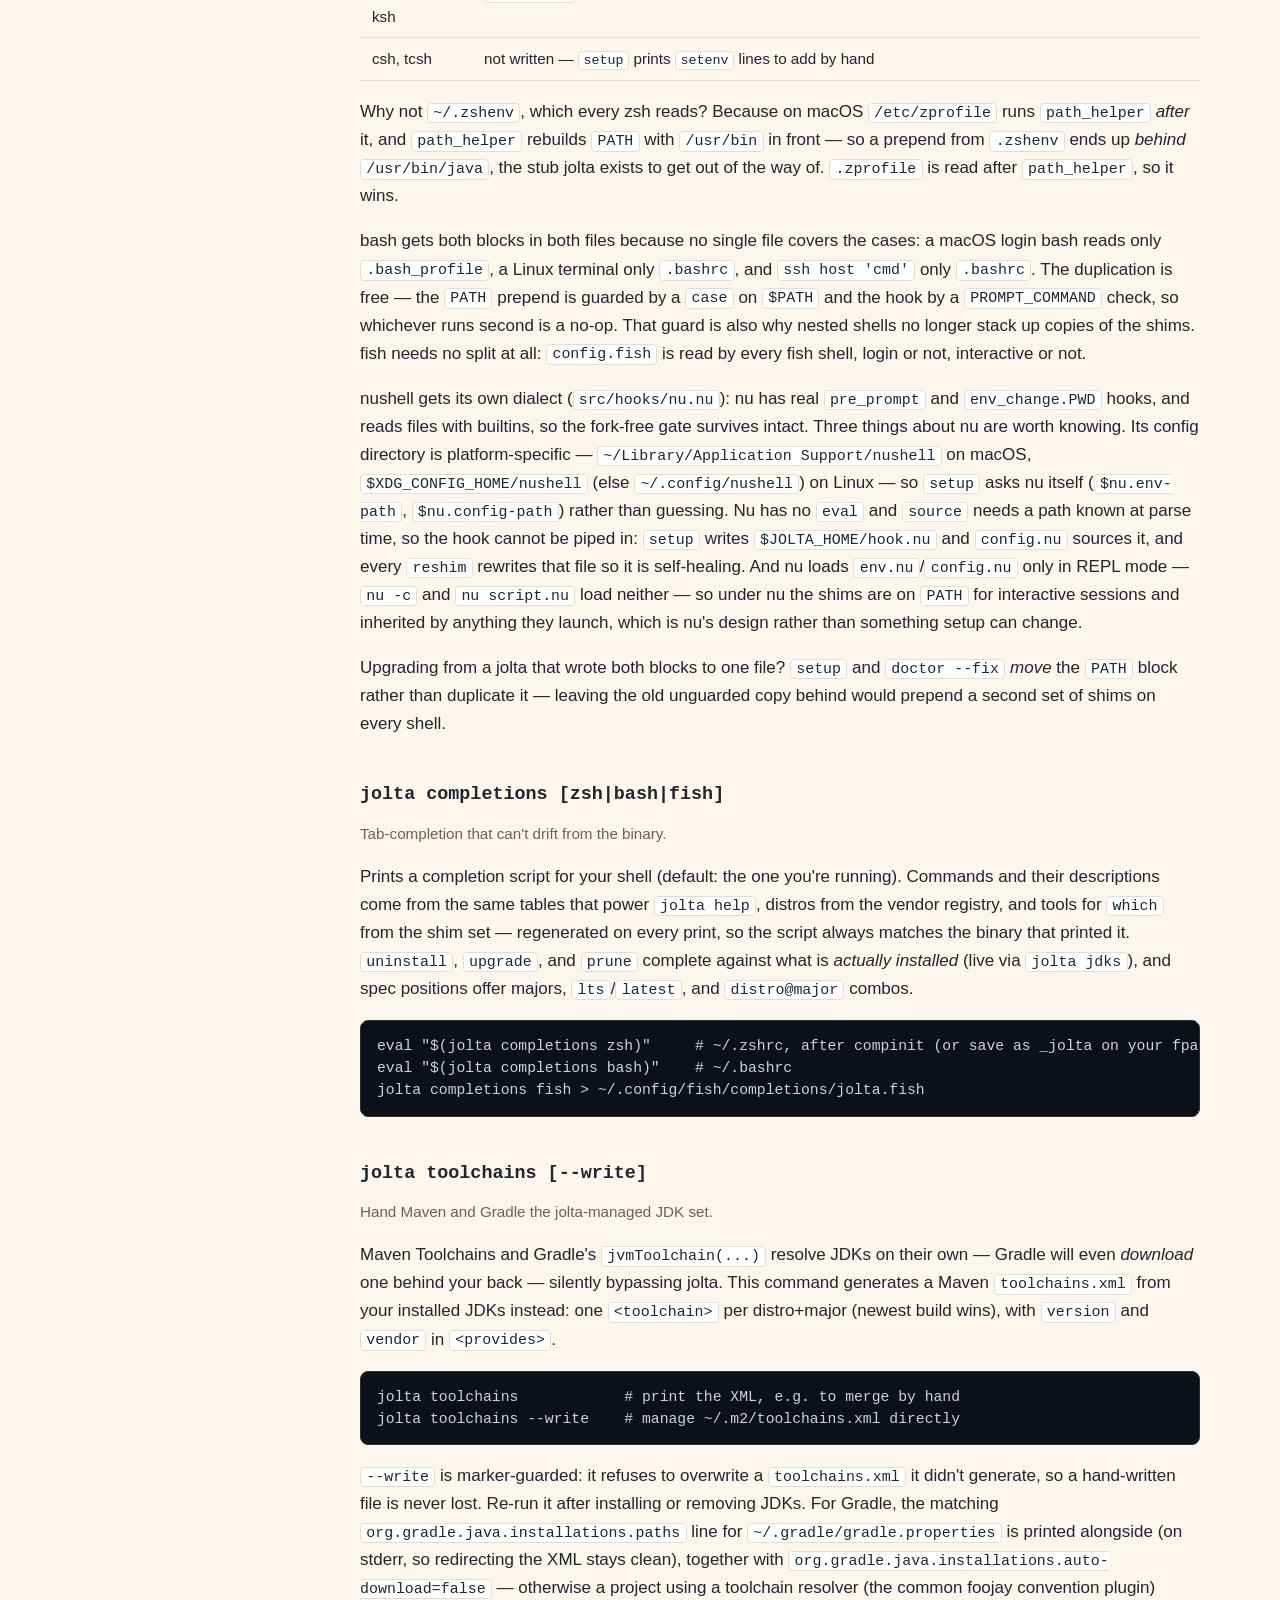
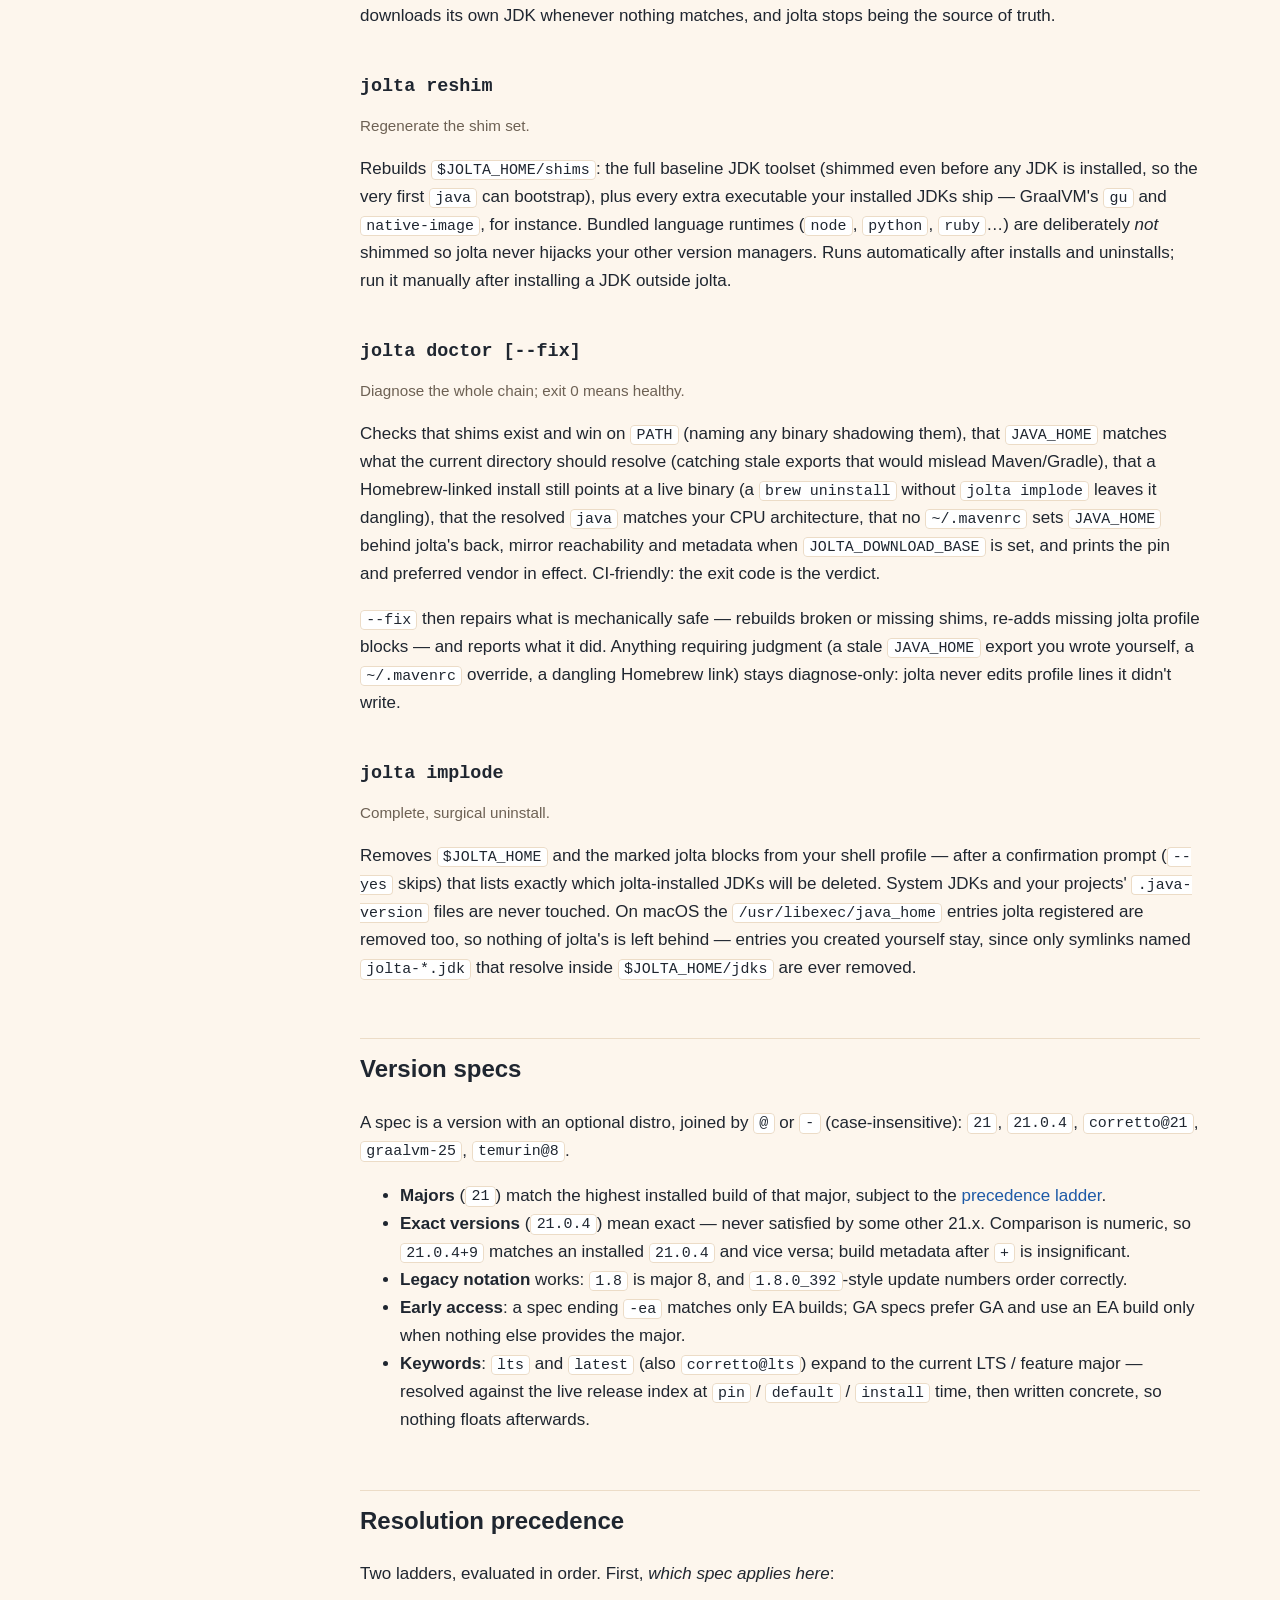
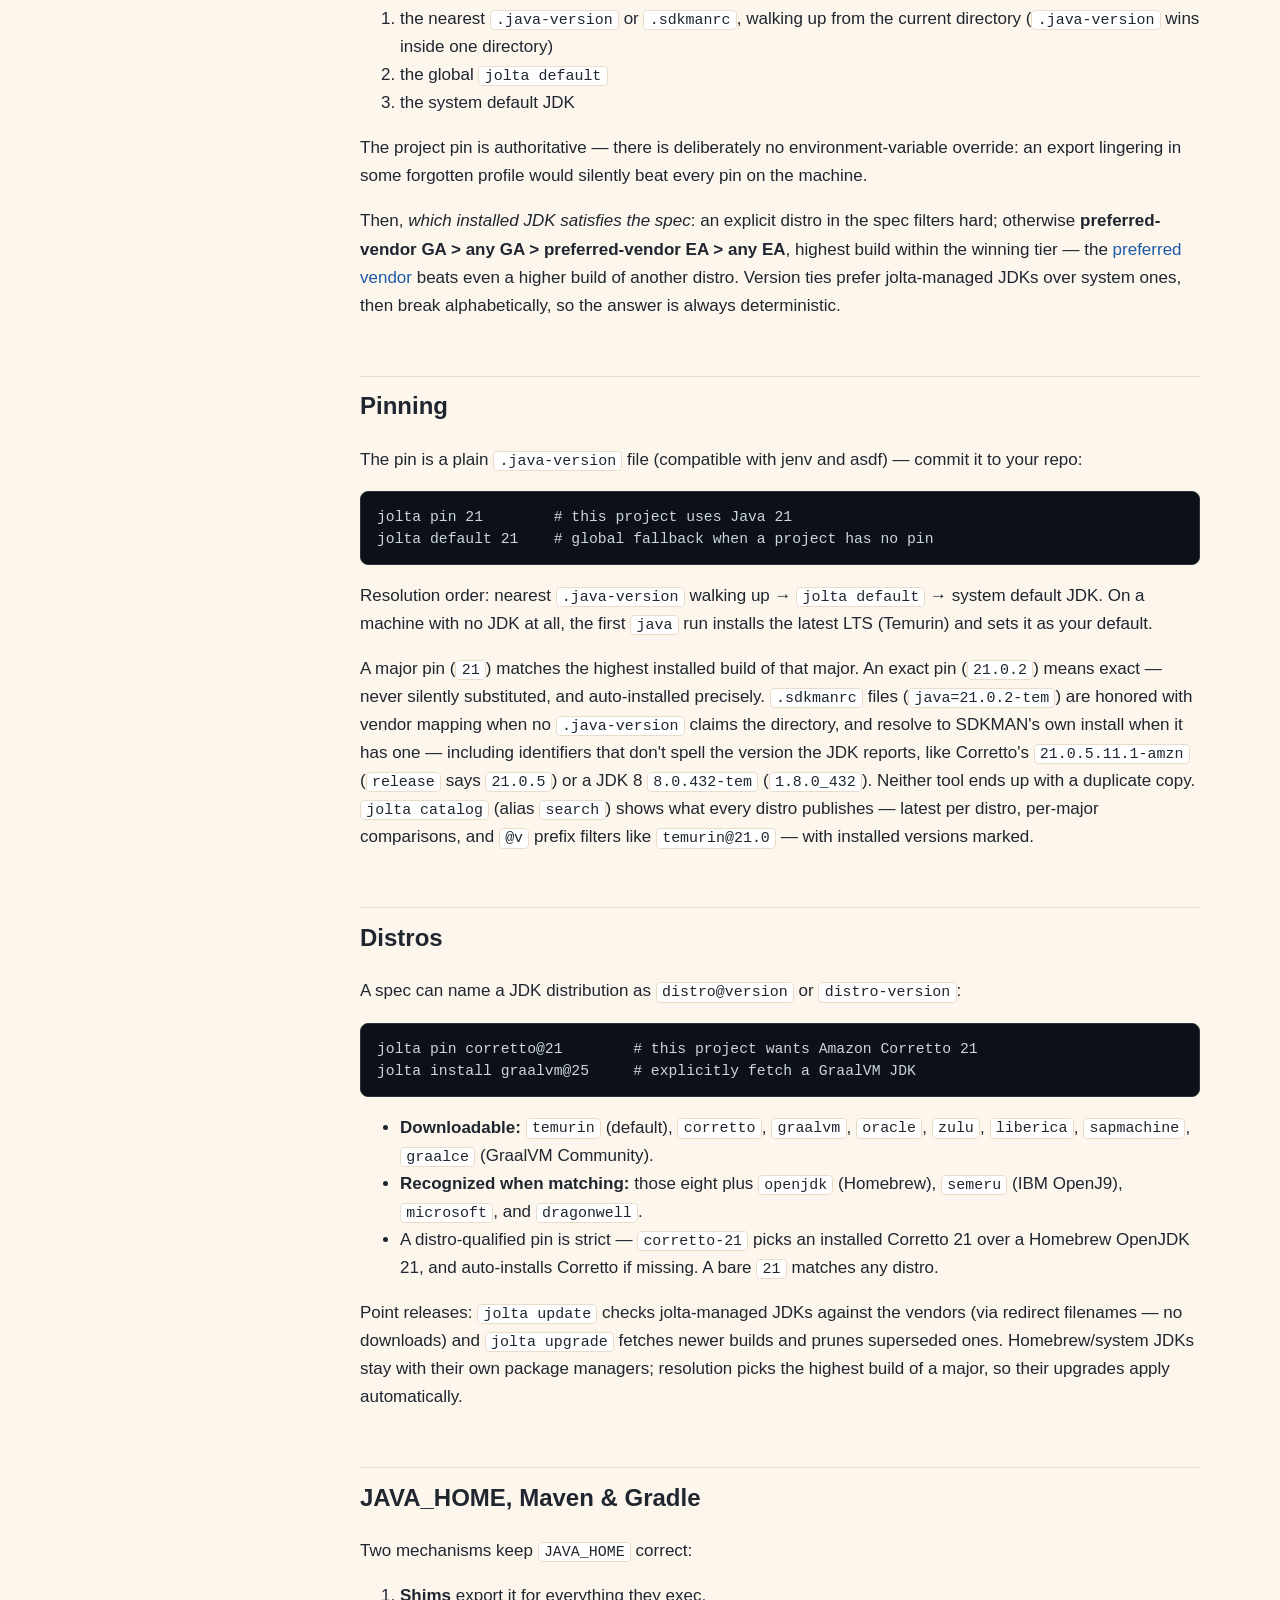
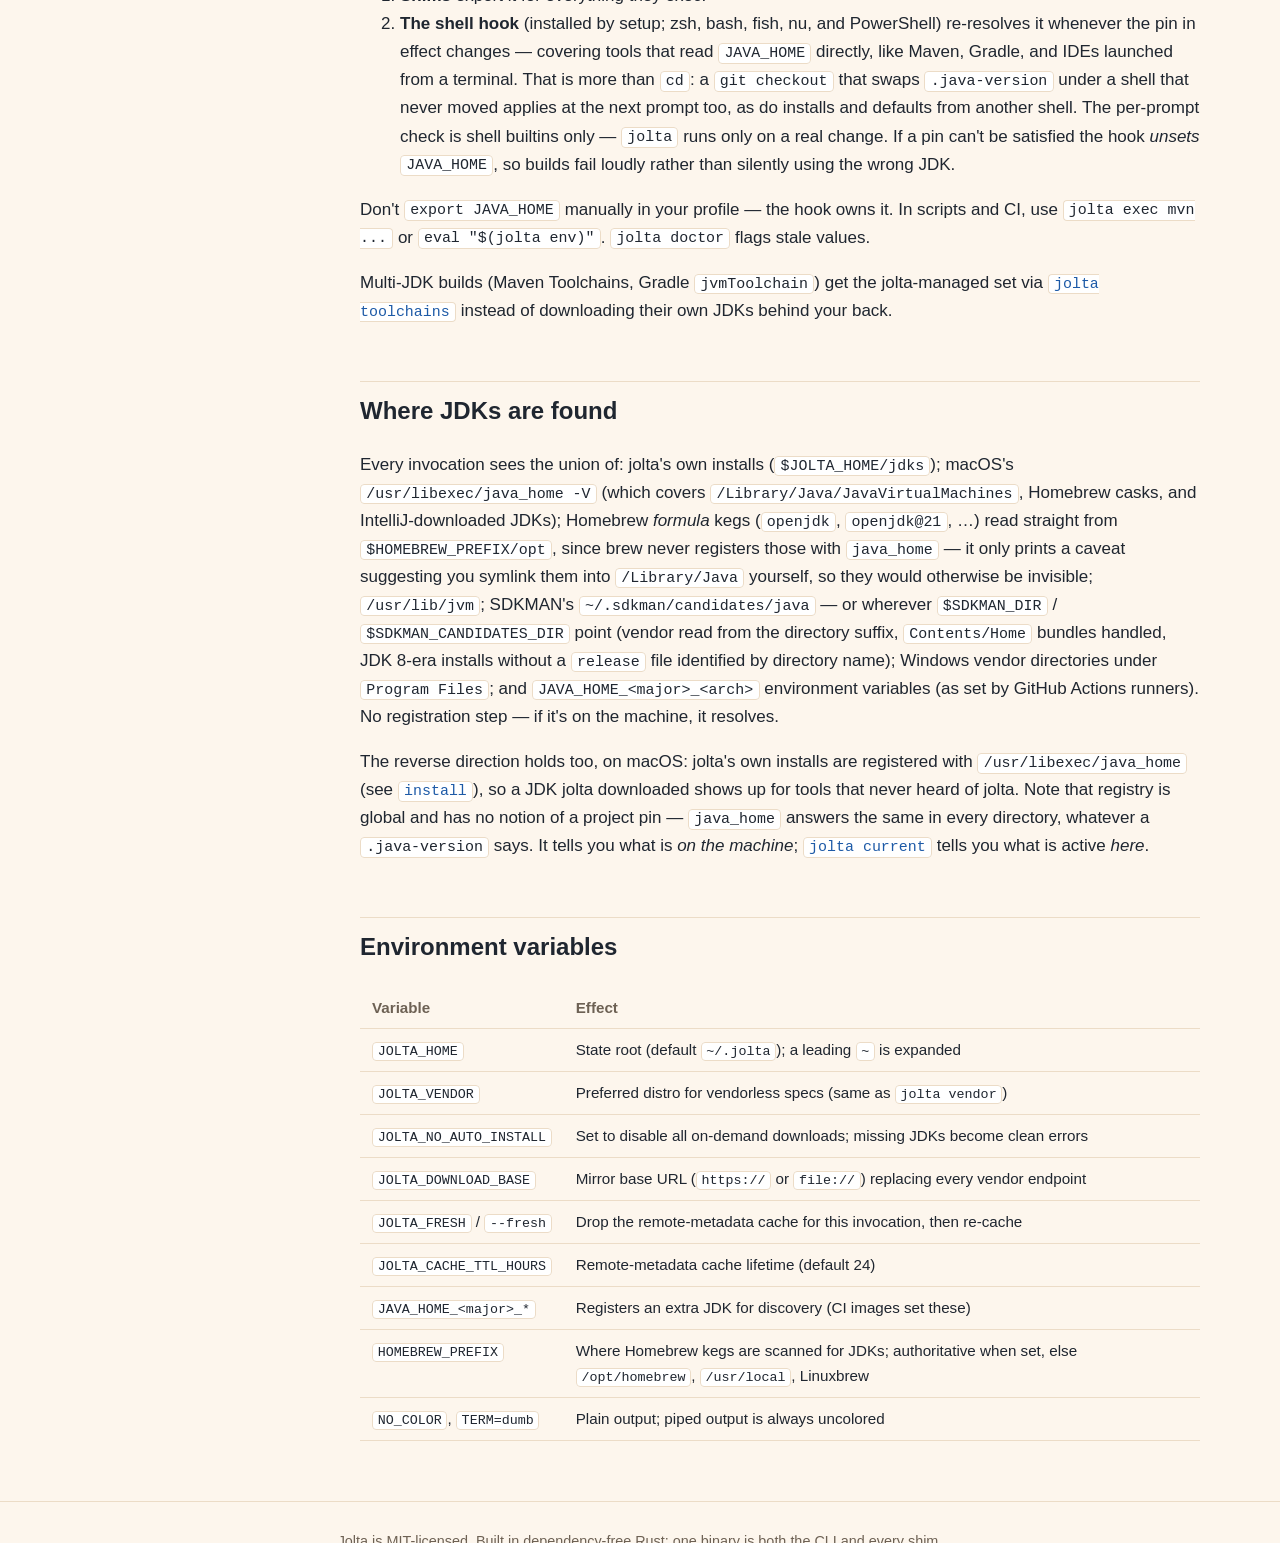
<file: docs/manual.html>
<!doctype html>
<html lang="en">
<head>
<meta charset="utf-8">
<meta name="viewport" content="width=device-width, initial-scale=1">
<!-- Google Tag Manager -->
<script>(function(w,d,s,l,i){w[l]=w[l]||[];w[l].push({'gtm.start':
new Date().getTime(),event:'gtm.js'});var f=d.getElementsByTagName(s)[0],
j=d.createElement(s),dl=l!='dataLayer'?'&l='+l:'';j.async=true;j.src=
'https://www.googletagmanager.com/gtm.js?id='+i+dl;f.parentNode.insertBefore(j,f);
})(window,document,'script','dataLayer','GTM-N9M3VMGT');</script>
<!-- End Google Tag Manager -->
<title>Jolta manual — commands, pinning, distros, JAVA_HOME</title>
<meta name="description" content="The full jolta manual: every command, pinning and .sdkmanrc semantics, JDK distros, offline mirrors, and how JAVA_HOME stays in sync for Maven and Gradle.">
<link rel="canonical" href="https://oneappplatform.github.io/jolta/manual.html">
<link rel="icon" type="image/png" sizes="32x32" href="favicon-32.png">
<link rel="icon" type="image/png" sizes="192x192" href="favicon-192.png">
<link rel="apple-touch-icon" href="favicon-192.png">
<meta name="theme-color" content="#fbead6" media="(prefers-color-scheme: light)">
<meta name="theme-color" content="#141c25" media="(prefers-color-scheme: dark)">
<meta property="og:type" content="website">
<meta property="og:site_name" content="Jolta">
<meta property="og:title" content="Jolta manual — commands, pinning, distros, JAVA_HOME">
<meta property="og:description" content="Like Volta, but for Java. Pin a JDK per project with .java-version and never switch manually again. macOS, Linux, Windows.">
<meta property="og:url" content="https://oneappplatform.github.io/jolta/manual.html">
<meta property="og:image" content="https://oneappplatform.github.io/jolta/logo.png">
<meta property="og:image:width" content="1200">
<meta property="og:image:height" content="512">
<meta name="twitter:card" content="summary_large_image">
<meta name="twitter:title" content="Jolta manual — commands, pinning, distros, JAVA_HOME">
<meta name="twitter:description" content="Like Volta, but for Java. Pin a JDK per project with .java-version and never switch manually again. macOS, Linux, Windows.">
<meta name="twitter:image" content="https://oneappplatform.github.io/jolta/logo.png">
<script type="application/ld+json">
{
  "@context": "https://schema.org",
  "@type": "SoftwareApplication",
  "name": "Jolta",
  "description": "Best in class Java version manager. Pin a JDK per project with .java-version; jolta resolves, auto-installs, and keeps JAVA_HOME in sync for Maven and Gradle.",
  "url": "https://oneappplatform.github.io/jolta/",
  "applicationCategory": "DeveloperApplication",
  "operatingSystem": "macOS, Linux, Windows",
  "softwareVersion": "0.9.0",
  "license": "https://opensource.org/license/mit",
  "downloadUrl": "https://github.com/OneAppPlatform/jolta/releases",
  "sameAs": "https://github.com/OneAppPlatform/jolta",
  "offers": { "@type": "Offer", "price": "0", "priceCurrency": "USD" }
}
</script>
<script type="application/ld+json">
{
  "@context": "https://schema.org",
  "@type": "BreadcrumbList",
  "itemListElement": [
    { "@type": "ListItem", "position": 1, "name": "Jolta",
      "item": "https://oneappplatform.github.io/jolta/" },
    { "@type": "ListItem", "position": 2, "name": "Manual",
      "item": "https://oneappplatform.github.io/jolta/manual.html" }
  ]
}
</script>
<link rel="stylesheet" href="style.css">
</head>
<body>
<!-- Google Tag Manager (noscript) -->
<noscript><iframe src="https://www.googletagmanager.com/ns.html?id=GTM-N9M3VMGT"
height="0" width="0" style="display:none;visibility:hidden"></iframe></noscript>
<!-- End Google Tag Manager (noscript) -->

<div class="manual-top">
  <div class="wrap">
    <a class="brand" href="index.html"><picture>
      <source media="(prefers-color-scheme: dark)" srcset="logo-dark.png">
      <img src="logo.png" alt="Jolta" width="1200" height="512">
    </picture></a>
    <div class="bar">
      <strong>Manual</strong>
      <div class="links">
        <a href="index.html">Overview</a>
        <a href="https://github.com/OneAppPlatform/jolta">GitHub</a>
      </div>
    </div>
  </div>
</div>

<div class="manual-layout">

<aside class="sidebar"><nav>
  <div class="group">Start</div>
  <a href="#commands">Commands at a glance</a>
  <div class="group">Everyday</div>
  <a href="#cmd-pin"><code>pin</code></a>
  <a href="#cmd-current"><code>current</code></a>
  <a href="#cmd-list"><code>list</code> / <code>jdks</code></a>
  <a href="#cmd-which"><code>which</code> / <code>home</code></a>
  <a href="#cmd-exec"><code>exec</code> / <code>env</code></a>
  <a href="#cmd-default"><code>default</code></a>
  <div class="group">Installing &amp; updating</div>
  <a href="#cmd-install"><code>install</code></a>
  <a href="#cmd-catalog"><code>catalog</code></a>
  <a href="#cmd-update"><code>update</code> / <code>upgrade</code></a>
  <a href="#cmd-prune"><code>prune</code></a>
  <a href="#cmd-uninstall"><code>uninstall</code></a>
  <a href="#cmd-vendor"><code>vendor</code></a>
  <div class="group">Mirrors</div>
  <a href="#cmd-mirror"><code>mirror sync</code> / <code>verify</code></a>
  <a href="#mirror-layout">Mirror layout &amp; metadata</a>
  <div class="group">Integration</div>
  <a href="#cmd-setup"><code>setup</code></a>
  <a href="#cmd-hook"><code>hook</code></a>
  <a href="#shell-files">Shell startup files</a>
  <a href="#cmd-completions"><code>completions</code></a>
  <a href="#cmd-toolchains"><code>toolchains</code></a>
  <a href="#cmd-reshim"><code>reshim</code></a>
  <a href="#cmd-doctor"><code>doctor</code></a>
  <a href="#cmd-implode"><code>implode</code></a>
  <div class="group">Reference</div>
  <a href="#specs">Version specs</a>
  <a href="#precedence">Resolution precedence</a>
  <a href="#pinning">Pinning files</a>
  <a href="#distros">Distros</a>
  <a href="#java-home">JAVA_HOME, Maven &amp; Gradle</a>
  <a href="#discovery">Where JDKs are found</a>
  <a href="#env-vars">Environment variables</a>
</nav></aside>

<article class="manual-main">
<h1 class="sr-only">The jolta manual</h1>

<h2 id="commands">Commands at a glance</h2>
<p>Every command, one line each — deep dives follow, and
<code>jolta help &lt;command&gt;</code> shows the same right in your terminal.</p>
<table>
<tr><th>Command</th><th>What it does</th></tr>
<tr><td><code>jolta setup</code></td><td>Install shims + shell profile setup</td></tr>
<tr><td><code>jolta pin &lt;spec&gt; [--resolved]</code></td><td>Write <code>.java-version</code> here (<code>--resolved</code> pins the exact version)</td></tr>
<tr><td><code>jolta default &lt;spec&gt;</code></td><td>Set the global fallback version</td></tr>
<tr><td><code>jolta install &lt;spec&gt;</code></td><td>Download a JDK (<code>21</code>, <code>corretto@21</code>, <code>lts</code>, <code>latest</code>)</td></tr>
<tr><td><code>jolta catalog [x]</code></td><td>The JDK catalog: latest per distro/major, <code>@v</code> prefix filters (alias <code>search</code>)</td></tr>
<tr><td><code>jolta update</code></td><td>Check jolta-managed JDKs for newer point releases</td></tr>
<tr><td><code>jolta upgrade [spec]</code></td><td>Upgrade jolta-managed JDKs, pruning old builds</td></tr>
<tr><td><code>jolta uninstall &lt;name&gt;</code></td><td>Remove a jolta-managed JDK</td></tr>
<tr><td><code>jolta prune [spec]</code></td><td>Remove superseded builds and stale non-LTS majors — anything a project pin references is kept</td></tr>
<tr><td><code>jolta vendor [name]</code></td><td>Preferred distro for vendorless specs (beats even higher builds of other distros)</td></tr>
<tr><td><code>jolta list [--json]</code></td><td>List visible JDKs with distro, star the active one</td></tr>
<tr><td><code>jolta jdks</code></td><td>Machine-readable list: major / version / distro / home</td></tr>
<tr><td><code>jolta current [--json]</code></td><td>Show the version resolved here, and why</td></tr>
<tr><td><code>jolta which [tool]</code></td><td>Full path the shim would exec</td></tr>
<tr><td><code>jolta exec &lt;cmd&gt;</code></td><td>Run any command with <code>JAVA_HOME</code>/<code>PATH</code> set</td></tr>
<tr><td><code>jolta env</code></td><td>Print <code>export</code> lines for <code>eval</code></td></tr>
<tr><td><code>jolta home</code></td><td>Print the resolved <code>JAVA_HOME</code></td></tr>
<tr><td><code>jolta hook [shell]</code></td><td>Print the shell hook (zsh, bash, fish, nu, powershell)</td></tr>
<tr><td><code>jolta completions [shell]</code></td><td>Print tab-completions (zsh, bash, fish)</td></tr>
<tr><td><code>jolta toolchains [--write]</code></td><td>Maven <code>toolchains.xml</code> (+ Gradle hint) from installed JDKs</td></tr>
<tr><td><code>jolta mirror sync|verify</code></td><td>Build or re-hash an offline JDK mirror (<code>JOLTA_DOWNLOAD_BASE</code>)</td></tr>
<tr><td><code>jolta reshim</code></td><td>Regenerate shims after installing JDKs elsewhere</td></tr>
<tr><td><code>jolta doctor [--fix]</code></td><td>Diagnose PATH / shim / <code>JAVA_HOME</code> problems; <code>--fix</code> repairs the safe parts</td></tr>
<tr><td><code>jolta implode</code></td><td>Uninstall jolta completely</td></tr>
</table>


<h2 id="everyday">Everyday commands</h2>

<h3 id="cmd-pin"><code>jolta pin &lt;spec&gt; [--resolved]</code></h3>
<p class="sig">Pin a Java version for this project.</p>
<p>Writes the spec to <code>./.java-version</code> (a single line — commit it). If no
installed JDK satisfies the spec, jolta downloads one on the spot, exactly as a shim
would have on first use; with <code>JOLTA_NO_AUTO_INSTALL=1</code> it warns and writes
the pin anyway. Pinning bumps jolta's state stamp, so shells running the
<a href="#cmd-hook">hook</a> refresh <code>JAVA_HOME</code> at their next prompt —
no <code>cd</code> needed.</p>
<pre><code>jolta pin 21              # any distro, newest 21.x wins
jolta pin corretto@21     # this project wants Corretto specifically
jolta pin 21.0.4          # exact: this build or nothing
jolta pin lts             # keyword: writes the current LTS major
jolta pin 21 --resolved   # writes the exact version 21 lands on (21.0.4)</code></pre>
<p>The keywords <code>lts</code> and <code>latest</code> expand to a concrete major at
pin time, so the pin never floats. <code>--resolved</code> is the opposite dial:
byte-identical toolchains for CI and teammates, at the cost of editing the pin for
point-release bumps (<code>jolta upgrade</code> keeps satisfying it either way).</p>
<p>Resolutions remember which file pinned them, which is how
<a href="#cmd-prune"><code>prune</code></a> knows a build is still referenced.</p>

<h3 id="cmd-current"><code>jolta current</code></h3>
<p class="sig">What resolves here, and why.</p>
<p>Prints the resolved full version, its distro, the source that selected it — the
path of the winning <code>.java-version</code>/<code>.sdkmanrc</code>, the global
default, or the system JDK — and the home path. When the answer surprises you, the source line is the
explanation.</p>
<pre><code>$ jolta current
21.0.4 (temurin) (from /work/api/.java-version)
/Users/you/.jolta/jdks/temurin-21.0.4</code></pre>
<p><code>--json</code> emits the same as one object
(<code>version</code>, <code>vendor</code>, <code>home</code>, <code>source</code>)
for editors and scripts.</p>

<h3 id="cmd-list"><code>jolta list</code> · <code>jolta jdks</code></h3>
<p class="sig">Human and machine views of every visible JDK.</p>
<p><code>list</code> (alias <code>ls</code>) shows jolta-managed installs and
<a href="#discovery">discovered system JDKs</a> with their distros, starring the one
active in the current directory and naming the pin that selected it.
<code>jdks</code> prints the same data as tab-separated
<code>major&nbsp;·&nbsp;version&nbsp;·&nbsp;distro&nbsp;·&nbsp;home</code> rows for
scripts — stdout is clean, warnings go to stderr. <code>list --json</code> is the
structured view: the active pin plus one object per JDK
(<code>version</code>, <code>major</code>, <code>vendor</code>, <code>home</code>,
<code>managed</code>, <code>active</code>).</p>

<h3 id="cmd-which"><code>jolta which [tool]</code> · <code>jolta home</code></h3>
<p class="sig">The exact paths a shim would use.</p>
<p><code>which</code> prints the full path of the tool binary the shim would exec
(default <code>java</code>) — it runs the same resolution as the shim, so the two can
never disagree. <code>home</code> prints the resolved <code>JAVA_HOME</code>, nothing
else, making it safe for command substitution:</p>
<pre><code>export JAVA_HOME="$(jolta home)"
jolta which javac         # .../jdks/temurin-21.0.4/bin/javac</code></pre>
<p>Both fail with a non-zero exit and an actionable message when the pin can't be
satisfied — never a fabricated path.</p>

<h3 id="cmd-exec"><code>jolta exec &lt;cmd&gt; [args…]</code> · <code>jolta env</code></h3>
<p class="sig">Run anything under the project's JDK; export it in scripts.</p>
<p><code>exec</code> resolves the pin, sets <code>JAVA_HOME</code>, prepends the JDK's
<code>bin</code> to <code>PATH</code>, and execs your command — arguments pass through
byte-for-byte, the child's exit code is yours, and a missing JDK auto-installs first.
It's the right way to run launcher scripts that consult <code>JAVA_HOME</code>
(<code>mvnw</code>, <code>gradlew</code>) from CI or Makefiles. <code>env</code> prints
shell-quoted <code>export</code> lines for the same environment:</p>
<pre><code>jolta exec ./mvnw verify
eval "$(jolta env)"       # JAVA_HOME + PATH for the rest of the script</code></pre>

<h3 id="cmd-default"><code>jolta default &lt;spec&gt;</code></h3>
<p class="sig">The global fallback version.</p>
<p>Used whenever no <code>.java-version</code>/<code>.sdkmanrc</code> claims the
directory. Stored as a one-line file in <code>$JOLTA_HOME/default</code>; warns (but
still writes) when nothing installed matches yet. The <code>lts</code> /
<code>latest</code> keywords work here too. On a fresh machine with no default
and no pin, the first <code>java</code> invocation installs the latest LTS and sets it
as the default automatically.</p>

<h2 id="installing">Installing &amp; updating</h2>

<h3 id="cmd-install"><code>jolta install &lt;spec&gt;</code></h3>
<p class="sig">Download a JDK from its vendor.</p>
<p>Accepts every spec form: <code>21</code> (latest 21.x of the
<a href="#cmd-vendor">preferred vendor</a>, default Temurin), <code>corretto@21</code>,
<code>21.0.4</code> (that exact release), <code>zulu@21.0.4</code>, and the
<code>lts</code> / <code>latest</code> keywords for the current LTS / feature major.
Installs land in
<code>$JOLTA_HOME/jdks/&lt;distro&gt;-&lt;version&gt;</code> and are re-shimmed
immediately.</p>
<p>On macOS an installed JDK is also registered with
<code>/usr/libexec/java_home</code>, so <code>java_home&nbsp;-V</code> and anything
that asks it list the JDK like any other on the machine — a JDK you installed should
be discoverable as one, not only through jolta. (Homebrew has the same gap for its
<em>formula</em> JDKs and asks you to symlink them by hand; jolta does it for you.)
Registration is a symlink into <code>~/Library/Java/JavaVirtualMachines</code>, the
per-user registry — no <code>sudo</code>, and the system-wide
<code>/Library/Java/JavaVirtualMachines</code> is never touched. Uninstall,
upgrade and prune remove the entry again, so the registry doesn't rot. It is
best-effort throughout: an unwritable or unreachable registry is skipped silently
rather than failing the install.</p>
<p>Installs are defensive: concurrent installs of the same version serialize on a
lock (parallel builds can fire many shims at once); a published
<code>.sha256</code> sidecar is verified when present; the extracted JVM must
actually execute before it is promoted — a wrong-architecture or wrong-libc download
fails at install time with a clear message instead of a cryptic loader error at first
use. On Apple Silicon, majors that never shipped arm64 builds (8, 11) automatically
retry as x64 and run under Rosetta. Alpine/musl systems get musl builds from the
distros that publish them (temurin, zulu, liberica).</p>

<h3 id="cmd-catalog"><code>jolta catalog [x]</code></h3>
<p class="sig">What's published, before you install it. Aliases: <code>search</code>, <code>available</code>, <code>ls-remote</code>.</p>
<pre><code>jolta catalog             # latest per distro, plus the Java release universe
jolta catalog 21          # each distro's latest 21.x
jolta catalog temurin     # Temurin's latest per major (LTS + current)
jolta catalog temurin@21.0   # @v is a prefix filter: every published 21.0.x</code></pre>
<p>Installed versions are marked <code>✓</code>. Results cache for 24&nbsp;hours
(<code>JOLTA_CACHE_TTL_HOURS</code> tunes it); <code>--fresh</code> refetches. Under a
mirror, the catalog reads the mirror's own <a href="#mirror-layout">metadata</a>.</p>

<h3 id="cmd-update"><code>jolta update</code> · <code>jolta upgrade [spec]</code></h3>
<p class="sig">Point-release maintenance for jolta-managed JDKs. Alias: <code>outdated</code>.</p>
<p><code>update</code> reports newer point releases without downloading anything — the
latest version is learned from vendor metadata (or the redirect chain's versioned
filename, or mirror metadata). <code>upgrade</code> fetches the newer build, switches
resolution to it, and removes the superseded install — unless a project pin still
references the old build, in which case it is kept and reported
(<code>kept temurin-21.0.1 (pinned by /work/api/.java-version)</code>). Majors are
independent: <code>jolta upgrade 17</code> never touches 21. System JDKs are left to
their own package managers; because resolution picks the highest build of a major, a
<code>brew upgrade</code>d JDK takes effect automatically.</p>

<h3 id="cmd-prune"><code>jolta prune [spec] [--dry-run]</code></h3>
<p class="sig">Reclaim disk without breaking anything.</p>
<p>Two tiers. Within each distro+major, the newest build is kept and older builds are
removed. Then entire majors go when they are non-LTS, superseded by a higher installed
major, and not the current feature release — <code>22</code> after <code>24</code>
arrived, say. Both tiers are <strong>pin-aware</strong>: jolta remembers every project
pin it has ever resolved, re-reads those files at prune time (the files are the truth;
the memory is just an index), and keeps anything still referenced, telling you which
file protected it. A spec scopes everything: <code>jolta prune 17</code>,
<code>jolta prune temurin@17</code>. <code>-n</code>/<code>--dry-run</code> previews.</p>

<h3 id="cmd-uninstall"><code>jolta uninstall &lt;spec&gt;</code></h3>
<p class="sig">Remove one jolta-managed JDK.</p>
<p>Takes the same spec forms as install (<code>25</code>, <code>temurin@25</code>, or a
full name like <code>temurin-25.0.3</code>); an ambiguous spec lists the minimal
commands that would disambiguate. Removes only from <code>$JOLTA_HOME/jdks</code> —
never a system JDK — then clears caches and re-shims so tools provided only by the
removed JDK disappear from the shim set.</p>

<h3 id="cmd-vendor"><code>jolta vendor [name | --unset]</code></h3>
<p class="sig">Prefer a distro without editing every repo.</p>
<p>Sets the preferred vendor for <em>vendorless</em> specs (also settable per-shell via
<code>JOLTA_VENDOR</code>). Resolution then prefers that vendor's builds — even over a
<em>higher</em> build of another distro: with <code>vendor corretto</code>, a pin of
<code>11</code> picks Corretto 11.0.31 over Temurin 11.0.32. Vendorless installs and
auto-installs fetch the preference too. Explicit specs
(<code>temurin@21</code>, <code>.sdkmanrc</code> suffixes) always win, and one
precedence ladder is shared by every command, so there is nowhere the preference
applies inconsistently.</p>

<h2 id="mirrors">Mirrors</h2>

<h3 id="cmd-mirror"><code>jolta mirror sync</code> · <code>jolta mirror verify</code></h3>
<p class="sig">Build and maintain an offline JDK mirror in one command.</p>
<pre><code>jolta mirror sync /srv/jdks --vendors temurin,corretto --majors 8,11,17,21,25
jolta mirror verify /srv/jdks          # re-hash everything (cron this)
jolta mirror sync /srv/jdks --from file:///staging/jdks   # promote a mirror</code></pre>
<p><code>sync</code> downloads every platform's asset (macOS arm64/x64, Linux
x64/arm64, Windows x64), writes <code>.sha256</code> sidecars — which installs verify —
and emits the metadata files below, derived from the archives themselves.
<code>verify</code> re-hashes every asset and exits non-zero on corruption.
<code>--from</code> reads another mirror instead of the vendors, for staging→production
promotion. Serve the directory with any static file server, S3 bucket, or Artifactory
repo, and point clients at it with <code>JOLTA_DOWNLOAD_BASE</code>.</p>

<h3 id="mirror-layout">Mirror layout &amp; metadata</h3>
<pre><code>{base}/{vendor}/{version}/{os}-{arch}.{ext}     # assets:  temurin/21/linux-x64.tar.gz
{base}/{vendor}/{version}/{os}-{arch}.{ext}.sha256
{base}/{vendor}/{major}/latest                  # metadata: contains e.g. 21.0.4
{base}/{vendor}/index.txt                       # one version per line
{base}/lts                                      # contains e.g. 21</code></pre>
<p><code>version</code> in an asset path is whatever spec clients request — a major
like <code>21</code> or an exact <code>21.0.4</code>. The metadata is optional but
powerful: with it, <code>update</code>/<code>upgrade</code> know what's newest,
<code>catalog</code> works, and a fresh machine's first <code>java</code> bootstraps
the mirror's own LTS — all fully air-gapped. Without it, installs still work; jolta
just can't tell you what's newest. <code>doctor</code> reports whether your mirror has
metadata.</p>

<h2 id="integration">Integration</h2>

<h3 id="cmd-setup"><code>jolta setup</code></h3>
<p class="sig">One-time install: shims, profile, hook.</p>
<p>Installs the binary into <code>$JOLTA_HOME/bin</code>, generates shims, and adds
two marked blocks to your shell startup files: the <code>PATH</code> prepend and the
<code>JAVA_HOME</code> hook line (see <a href="#shell-files">Shell startup files</a>
for which file each one lands in, and why they differ). A Homebrew-installed jolta is <em>linked</em>
through brew's stable <code>opt</code> path, so <code>brew upgrade jolta</code>
updates the shims and everything else with no further action; any other binary
(curl installer, source build) is <em>copied</em>, so the downloaded file or
checkout can be deleted afterwards. Idempotent — re-running from a newer binary
upgrades the install and never duplicates profile lines. On Windows, setup edits the
user <code>PATH</code> in the registry itself (<code>REG_EXPAND_SZ</code> and
<code>%VAR%</code> entries preserved, the change broadcast so new terminals see it)
and adds the hook to every PowerShell profile — with the manual steps printed only
as a fallback if editing fails. <code>implode</code> undoes both.</p>

<h3 id="cmd-hook"><code>jolta hook [zsh|bash|fish|nu|powershell]</code></h3>
<p class="sig">Keeps <code>JAVA_HOME</code> in sync; everything else works without it.</p>
<p>Prints shell code (installed by <code>setup</code>, or
<code>eval "$(jolta hook zsh)"</code> yourself) that re-exports <code>JAVA_HOME</code>
when you change directory <em>and</em> whenever jolta's state changes — every mutating
command bumps a stamp file the hook checks before each prompt, so
<code>jolta pin 17</code> takes effect at the very next prompt with no
<code>cd</code>, and the shell's command cache is rehashed after installs. If a pin
can't be satisfied the hook <em>unsets</em> <code>JAVA_HOME</code> so builds fail
loudly rather than on the wrong JDK. The hook prints nothing to stdout, survives
<code>set&nbsp;-u</code>/<code>set&nbsp;-e</code>, and works on macOS's ancient
<code>/bin/bash</code> 3.2. The fish variant reacts to <code>PWD</code> changes and
the <code>fish_prompt</code> event.</p>

<h3 id="shell-files">Shell startup files</h3>
<p class="sig">Which file each block goes in, and why they differ.</p>
<p><code>setup</code> writes two blocks, and they do not belong in the same
file. The <code>PATH</code> prepend wants a file read <em>once per login
session</em>; the <code>JAVA_HOME</code> hook installs pre-prompt handlers
(<code>chpwd</code>/<code>precmd</code> under zsh,
<code>PROMPT_COMMAND</code> under bash) and so has to run in <em>every
interactive shell</em>, nested ones included — in a login-only file, a plain
<code>zsh</code> inside your shell would have no pin tracking at all.</p>
<table>
<tr><th>Shell</th><th><code>PATH</code> block</th><th>Hook block</th></tr>
<tr><td>zsh</td><td><code>~/.zprofile</code></td><td><code>~/.zshrc</code></td></tr>
<tr><td>bash</td><td colspan="2"><code>~/.bash_profile</code> (or
  <code>~/.bash_login</code>/<code>~/.profile</code>, whichever exists)
  <em>and</em> <code>~/.bashrc</code> — both blocks in both</td></tr>
<tr><td>fish</td><td colspan="2"><code>~/.config/fish/config.fish</code></td></tr>
<tr><td>nu</td><td><code>env.nu</code></td><td><code>config.nu</code></td></tr>
<tr><td>PowerShell</td><td>user <code>PATH</code> (registry)</td><td><code>profile.ps1</code></td></tr>
<tr><td>sh, dash, ksh</td><td><code>~/.profile</code></td><td>none available</td></tr>
<tr><td>csh, tcsh</td><td colspan="2">not written — <code>setup</code> prints
  <code>setenv</code> lines to add by hand</td></tr>
</table>
<p>Why not <code>~/.zshenv</code>, which every zsh reads? Because on macOS
<code>/etc/zprofile</code> runs <code>path_helper</code> <em>after</em> it, and
<code>path_helper</code> rebuilds <code>PATH</code> with <code>/usr/bin</code>
in front — so a prepend from <code>.zshenv</code> ends up <em>behind</em>
<code>/usr/bin/java</code>, the stub jolta exists to get out of the way of.
<code>.zprofile</code> is read after <code>path_helper</code>, so it wins.</p>
<p>bash gets both blocks in both files because no single file covers the
cases: a macOS login bash reads only <code>.bash_profile</code>, a Linux
terminal only <code>.bashrc</code>, and <code>ssh host 'cmd'</code> only
<code>.bashrc</code>. The duplication is free — the <code>PATH</code> prepend
is guarded by a <code>case</code> on <code>$PATH</code> and the hook by a
<code>PROMPT_COMMAND</code> check, so whichever runs second is a no-op. That
guard is also why nested shells no longer stack up copies of the shims. fish
needs no split at all: <code>config.fish</code> is read by every fish shell,
login or not, interactive or not.</p>
<p>nushell gets its own dialect (<code>src/hooks/nu.nu</code>): nu has real
<code>pre_prompt</code> and <code>env_change.PWD</code> hooks, and reads files
with builtins, so the fork-free gate survives intact. Three things about nu are
worth knowing. Its config directory is platform-specific —
<code>~/Library/Application&nbsp;Support/nushell</code> on macOS,
<code>$XDG_CONFIG_HOME/nushell</code> (else <code>~/.config/nushell</code>) on
Linux — so <code>setup</code> asks nu itself (<code>$nu.env-path</code>,
<code>$nu.config-path</code>) rather than guessing. Nu has no
<code>eval</code> and <code>source</code> needs a path known at parse time, so
the hook cannot be piped in: <code>setup</code> writes
<code>$JOLTA_HOME/hook.nu</code> and <code>config.nu</code> sources it, and
every <code>reshim</code> rewrites that file so it is self-healing. And nu
loads <code>env.nu</code>/<code>config.nu</code> only in REPL mode —
<code>nu -c</code> and <code>nu script.nu</code> load neither — so under nu the
shims are on <code>PATH</code> for interactive sessions and inherited by
anything they launch, which is nu's design rather than something setup can
change.</p>

<p>Upgrading from a jolta that wrote both blocks to one file? <code>setup</code>
and <code>doctor --fix</code> <em>move</em> the <code>PATH</code> block rather
than duplicate it — leaving the old unguarded copy behind would prepend a
second set of shims on every shell.</p>

<h3 id="cmd-completions"><code>jolta completions [zsh|bash|fish]</code></h3>
<p class="sig">Tab-completion that can't drift from the binary.</p>
<p>Prints a completion script for your shell (default: the one you're running).
Commands and their descriptions come from the same tables that power
<code>jolta help</code>, distros from the vendor registry, and tools for
<code>which</code> from the shim set — regenerated on every print, so the script
always matches the binary that printed it. <code>uninstall</code>,
<code>upgrade</code>, and <code>prune</code> complete against what is
<em>actually installed</em> (live via <code>jolta jdks</code>), and spec positions
offer majors, <code>lts</code>/<code>latest</code>, and
<code>distro@major</code> combos.</p>
<pre><code>eval "$(jolta completions zsh)"     # ~/.zshrc, after compinit (or save as _jolta on your fpath)
eval "$(jolta completions bash)"    # ~/.bashrc
jolta completions fish &gt; ~/.config/fish/completions/jolta.fish</code></pre>

<h3 id="cmd-toolchains"><code>jolta toolchains [--write]</code></h3>
<p class="sig">Hand Maven and Gradle the jolta-managed JDK set.</p>
<p>Maven Toolchains and Gradle's <code>jvmToolchain(...)</code> resolve JDKs on their
own — Gradle will even <em>download</em> one behind your back — silently bypassing
jolta. This command generates a Maven <code>toolchains.xml</code> from your installed
JDKs instead: one <code>&lt;toolchain&gt;</code> per distro+major (newest build wins),
with <code>version</code> and <code>vendor</code> in <code>&lt;provides&gt;</code>.</p>
<pre><code>jolta toolchains            # print the XML, e.g. to merge by hand
jolta toolchains --write    # manage ~/.m2/toolchains.xml directly</code></pre>
<p><code>--write</code> is marker-guarded: it refuses to overwrite a
<code>toolchains.xml</code> it didn't generate, so a hand-written file is never lost.
Re-run it after installing or removing JDKs. For Gradle, the matching
<code>org.gradle.java.installations.paths</code> line for
<code>~/.gradle/gradle.properties</code> is printed alongside (on stderr, so
redirecting the XML stays clean), together with
<code>org.gradle.java.installations.auto-download=false</code> — otherwise a
project using a toolchain resolver (the common foojay convention plugin)
downloads its own JDK whenever nothing matches, and jolta stops being the
source of truth.</p>

<h3 id="cmd-reshim"><code>jolta reshim</code></h3>
<p class="sig">Regenerate the shim set.</p>
<p>Rebuilds <code>$JOLTA_HOME/shims</code>: the full baseline JDK toolset (shimmed even
before any JDK is installed, so the very first <code>java</code> can bootstrap), plus
every extra executable your installed JDKs ship — GraalVM's <code>gu</code> and
<code>native-image</code>, for instance. Bundled language runtimes
(<code>node</code>, <code>python</code>, <code>ruby</code>…) are deliberately
<em>not</em> shimmed so jolta never hijacks your other version managers. Runs
automatically after installs and uninstalls; run it manually after installing a JDK
outside jolta.</p>

<h3 id="cmd-doctor"><code>jolta doctor [--fix]</code></h3>
<p class="sig">Diagnose the whole chain; exit 0 means healthy.</p>
<p>Checks that shims exist and win on <code>PATH</code> (naming any binary shadowing
them), that <code>JAVA_HOME</code> matches what the current directory should resolve
(catching stale exports that would mislead Maven/Gradle), that a Homebrew-linked
install still points at a live binary (a <code>brew uninstall</code> without
<code>jolta implode</code> leaves it dangling), that the resolved
<code>java</code> matches your CPU architecture, that no <code>~/.mavenrc</code> sets
<code>JAVA_HOME</code> behind jolta's back, mirror reachability and metadata when
<code>JOLTA_DOWNLOAD_BASE</code> is set, and prints the pin and preferred vendor in
effect. CI-friendly: the exit code is the verdict.</p>
<p><code>--fix</code> then repairs what is mechanically safe — rebuilds broken or
missing shims, re-adds missing jolta profile blocks — and reports what it did.
Anything requiring judgment (a stale <code>JAVA_HOME</code> export you wrote
yourself, a <code>~/.mavenrc</code> override, a dangling Homebrew link) stays
diagnose-only: jolta never edits profile lines it didn't write.</p>

<h3 id="cmd-implode"><code>jolta implode</code></h3>
<p class="sig">Complete, surgical uninstall.</p>
<p>Removes <code>$JOLTA_HOME</code> and the marked jolta blocks from your shell
profile — after a confirmation prompt (<code>--yes</code> skips) that lists exactly
which jolta-installed JDKs will be deleted. System JDKs and your projects'
<code>.java-version</code> files are never touched. On macOS the
<code>/usr/libexec/java_home</code> entries jolta registered are removed too, so
nothing of jolta's is left behind — entries you created yourself stay, since only
symlinks named <code>jolta-*.jdk</code> that resolve inside
<code>$JOLTA_HOME/jdks</code> are ever removed.</p>

<h2 id="specs">Version specs</h2>
<p>A spec is a version with an optional distro, joined by <code>@</code> or
<code>-</code> (case-insensitive): <code>21</code>, <code>21.0.4</code>,
<code>corretto@21</code>, <code>graalvm-25</code>, <code>temurin@8</code>.</p>
<ul>
  <li><strong>Majors</strong> (<code>21</code>) match the highest installed build of
      that major, subject to the <a href="#precedence">precedence ladder</a>.</li>
  <li><strong>Exact versions</strong> (<code>21.0.4</code>) mean exact — never
      satisfied by some other 21.x. Comparison is numeric, so <code>21.0.4+9</code>
      matches an installed <code>21.0.4</code> and vice versa; build metadata after
      <code>+</code> is insignificant.</li>
  <li><strong>Legacy notation</strong> works: <code>1.8</code> is major 8, and
      <code>1.8.0_392</code>-style update numbers order correctly.</li>
  <li><strong>Early access</strong>: a spec ending <code>-ea</code> matches only EA
      builds; GA specs prefer GA and use an EA build only when nothing else provides
      the major.</li>
  <li><strong>Keywords</strong>: <code>lts</code> and <code>latest</code>
      (also <code>corretto@lts</code>) expand to the current LTS / feature major —
      resolved against the live release index at <code>pin</code> /
      <code>default</code> / <code>install</code> time, then written concrete, so
      nothing floats afterwards.</li>
</ul>

<h2 id="precedence">Resolution precedence</h2>
<p>Two ladders, evaluated in order. First, <em>which spec applies here</em>:</p>
<ol>
  <li>the nearest <code>.java-version</code> or <code>.sdkmanrc</code>, walking up
      from the current directory (<code>.java-version</code> wins inside one
      directory)</li>
  <li>the global <code>jolta default</code></li>
  <li>the system default JDK</li>
</ol>
<p>The project pin is authoritative — there is deliberately no environment-variable
override: an export lingering in some forgotten profile would silently beat every
pin on the machine.</p>
<p>Then, <em>which installed JDK satisfies the spec</em>: an explicit distro in the
spec filters hard; otherwise <strong>preferred-vendor GA &gt; any GA &gt;
preferred-vendor EA &gt; any EA</strong>, highest build within the winning tier — the
<a href="#cmd-vendor">preferred vendor</a> beats even a higher build of another
distro. Version ties prefer jolta-managed JDKs over system ones, then break
alphabetically, so the answer is always deterministic.</p>

<h2 id="pinning">Pinning</h2>
<p>The pin is a plain <code>.java-version</code> file (compatible with jenv and asdf) —
commit it to your repo:</p>
<pre><code>jolta pin 21        # this project uses Java 21
jolta default 21    # global fallback when a project has no pin</code></pre>
<p>Resolution order: nearest <code>.java-version</code> walking up →
<code>jolta default</code> → system default JDK.
On a machine with no JDK at all, the first <code>java</code> run installs the latest
LTS (Temurin) and sets it as your default.</p>
<p>A major pin (<code>21</code>) matches the highest installed build of that major.
An exact pin (<code>21.0.2</code>) means exact — never silently substituted, and
auto-installed precisely. <code>.sdkmanrc</code> files (<code>java=21.0.2-tem</code>)
are honored with vendor mapping when no <code>.java-version</code> claims the
directory, and resolve to SDKMAN's own install when it has one — including
identifiers that don't spell the version the JDK reports, like Corretto's
<code>21.0.5.11.1-amzn</code> (<code>release</code> says <code>21.0.5</code>) or a
JDK&nbsp;8 <code>8.0.432-tem</code> (<code>1.8.0_432</code>). Neither tool ends up
with a duplicate copy. <code>jolta catalog</code> (alias <code>search</code>) shows what every distro
publishes — latest per distro, per-major comparisons, and <code>@v</code> prefix
filters like <code>temurin@21.0</code> — with installed versions marked.</p>

<h2 id="distros">Distros</h2>
<p>A spec can name a JDK distribution as <code>distro@version</code> or
<code>distro-version</code>:</p>
<pre><code>jolta pin corretto@21        # this project wants Amazon Corretto 21
jolta install graalvm@25     # explicitly fetch a GraalVM JDK</code></pre>
<ul>
  <li><strong>Downloadable:</strong> <code>temurin</code> (default), <code>corretto</code>,
      <code>graalvm</code>, <code>oracle</code>, <code>zulu</code>, <code>liberica</code>,
      <code>sapmachine</code>, <code>graalce</code> (GraalVM Community).</li>
  <li><strong>Recognized when matching:</strong> those eight plus
      <code>openjdk</code> (Homebrew), <code>semeru</code> (IBM OpenJ9),
      <code>microsoft</code>, and <code>dragonwell</code>.</li>
  <li>A distro-qualified pin is strict — <code>corretto-21</code> picks an installed
      Corretto 21 over a Homebrew OpenJDK 21, and auto-installs Corretto if missing.
      A bare <code>21</code> matches any distro.</li>
</ul>

<p>Point releases: <code>jolta update</code> checks jolta-managed JDKs against the
vendors (via redirect filenames — no downloads) and <code>jolta upgrade</code>
fetches newer builds and prunes superseded ones. Homebrew/system JDKs stay with
their own package managers; resolution picks the highest build of a major, so
their upgrades apply automatically.</p>

<h2 id="java-home">JAVA_HOME, Maven &amp; Gradle</h2>
<p>Two mechanisms keep <code>JAVA_HOME</code> correct:</p>
<ol>
  <li><strong>Shims</strong> export it for everything they exec.</li>
  <li><strong>The shell hook</strong> (installed by setup; zsh, bash, fish, nu, and
      PowerShell) re-resolves it whenever the pin in effect changes — covering tools
      that read <code>JAVA_HOME</code> directly, like Maven, Gradle, and IDEs launched
      from a terminal. That is more than <code>cd</code>: a <code>git checkout</code>
      that swaps <code>.java-version</code> under a shell that never moved applies at
      the next prompt too, as do installs and defaults from another shell. The
      per-prompt check is shell builtins only — <code>jolta</code> runs only on a real
      change. If a pin can't be satisfied the hook <em>unsets</em>
      <code>JAVA_HOME</code>, so builds fail loudly rather than silently using the wrong
      JDK.</li>
</ol>
<p>Don't <code>export JAVA_HOME</code> manually in your profile — the hook owns it. In
scripts and CI, use <code>jolta exec mvn ...</code> or
<code>eval "$(jolta env)"</code>. <code>jolta doctor</code> flags stale values.</p>
<p>Multi-JDK builds (Maven Toolchains, Gradle <code>jvmToolchain</code>) get the
jolta-managed set via <a href="#cmd-toolchains"><code>jolta toolchains</code></a>
instead of downloading their own JDKs behind your back.</p>

<h2 id="discovery">Where JDKs are found</h2>
<p>Every invocation sees the union of: jolta's own installs
(<code>$JOLTA_HOME/jdks</code>); macOS's <code>/usr/libexec/java_home&nbsp;-V</code>
(which covers <code>/Library/Java/JavaVirtualMachines</code>, Homebrew casks, and
IntelliJ-downloaded JDKs); Homebrew <em>formula</em> kegs
(<code>openjdk</code>, <code>openjdk@21</code>, …) read straight from
<code>$HOMEBREW_PREFIX/opt</code>, since brew never registers those with
<code>java_home</code> — it only prints a caveat suggesting you symlink them into
<code>/Library/Java</code> yourself, so they would otherwise be invisible;
<code>/usr/lib/jvm</code>; SDKMAN's
<code>~/.sdkman/candidates/java</code> — or wherever <code>$SDKMAN_DIR</code> /
<code>$SDKMAN_CANDIDATES_DIR</code> point (vendor read from the directory suffix,
<code>Contents/Home</code> bundles handled, JDK&nbsp;8-era installs without a
<code>release</code> file identified by directory name); Windows vendor directories
under <code>Program Files</code>; and <code>JAVA_HOME_&lt;major&gt;_&lt;arch&gt;</code>
environment variables (as set by GitHub Actions runners). No registration step —
if it's on the machine, it resolves.</p>
<p>The reverse direction holds too, on macOS: jolta's own installs are registered
with <code>/usr/libexec/java_home</code> (see
<a href="#cmd-install"><code>install</code></a>), so a JDK jolta downloaded shows up
for tools that never heard of jolta. Note that registry is global and has no notion
of a project pin — <code>java_home</code> answers the same in every directory,
whatever a <code>.java-version</code> says. It tells you what is <em>on the
machine</em>; <a href="#cmd-current"><code>jolta current</code></a> tells you what is
active <em>here</em>.</p>

<h2 id="env-vars">Environment variables</h2>
<table>
<tr><th>Variable</th><th>Effect</th></tr>
<tr><td><code>JOLTA_HOME</code></td><td>State root (default <code>~/.jolta</code>); a leading <code>~</code> is expanded</td></tr>
<tr><td><code>JOLTA_VENDOR</code></td><td>Preferred distro for vendorless specs (same as <code>jolta vendor</code>)</td></tr>
<tr><td><code>JOLTA_NO_AUTO_INSTALL</code></td><td>Set to disable all on-demand downloads; missing JDKs become clean errors</td></tr>
<tr><td><code>JOLTA_DOWNLOAD_BASE</code></td><td>Mirror base URL (<code>https://</code> or <code>file://</code>) replacing every vendor endpoint</td></tr>
<tr><td><code>JOLTA_FRESH</code> / <code>--fresh</code></td><td>Drop the remote-metadata cache for this invocation, then re-cache</td></tr>
<tr><td><code>JOLTA_CACHE_TTL_HOURS</code></td><td>Remote-metadata cache lifetime (default 24)</td></tr>
<tr><td><code>JAVA_HOME_&lt;major&gt;_*</code></td><td>Registers an extra JDK for discovery (CI images set these)</td></tr>
<tr><td><code>HOMEBREW_PREFIX</code></td><td>Where Homebrew kegs are scanned for JDKs; authoritative when set, else <code>/opt/homebrew</code>, <code>/usr/local</code>, Linuxbrew</td></tr>
<tr><td><code>NO_COLOR</code>, <code>TERM=dumb</code></td><td>Plain output; piped output is always uncolored</td></tr>
</table>

</article>
</div>

<footer>
  <div class="wrap">
    Jolta is MIT-licensed. Built in dependency-free Rust; one binary is both the CLI and every shim.<br>
    <a href="https://github.com/OneAppPlatform/jolta">github.com/OneAppPlatform/jolta</a>
  </div>
</footer>

<script src="site.js" defer></script>
</body>
</html>
</file>
<file: docs/style.css>
:root {
  /* warm page tinted toward the brand orange (#e8871e), with white code/cards
     on top; the blue accent is complementary to it and carries the links */
  --bg: #fdf6ed; --fg: #1f2630; --muted: #6d6154; --accent: #1d5aa7;
  --accent2: #c96a09; --code-bg: #ffffff; --border: #ecdcc7; --hero-bg: #fbead6;
}
@media (prefers-color-scheme: dark) {
  :root {
    --bg: #10161d; --fg: #dfe7ef; --muted: #93a3b3; --accent: #6aa9e8;
    --accent2: #f0a04b; --code-bg: #1a222c; --border: #26313d; --hero-bg: #141c25;
  }
}
* { box-sizing: border-box; }
body { margin: 0; font: 17px/1.65 -apple-system, "Segoe UI", Roboto, Helvetica, Arial, sans-serif; background: var(--bg); color: var(--fg); }
a { color: var(--accent); text-decoration: none; }
a:hover { text-decoration: underline; }
.wrap { max-width: 860px; margin: 0 auto; padding: 0 24px; }
header.hero { background: var(--hero-bg); border-bottom: 1px solid var(--border); padding: 56px 0 40px; text-align: center; }
/* no radius/shadow: the logo is a transparent PNG, so both would frame its
   bounding box rather than the artwork — a panel floating behind the mark */
.hero img { max-width: 420px; width: 90%; height: auto; }
.hero p.tag { font-size: 1.25rem; color: var(--muted); margin: 18px auto 8px; max-width: 560px; }
nav.toc { position: sticky; top: 0; background: var(--bg); border-bottom: 1px solid var(--border); z-index: 5; }
nav.toc .wrap { display: flex; flex-wrap: wrap; gap: 4px 18px; padding: 10px 24px; font-size: .95rem; }
main { padding: 8px 0 64px; }
h2 { margin-top: 2.6em; padding-top: .4em; border-top: 1px solid var(--border); font-size: 1.5rem; }
h3 { margin-top: 1.8em; font-size: 1.15rem; }
pre { background: #0d1117; border: 1px solid #26313d; color: #c9d5e0; border-radius: 8px; padding: 14px 16px; overflow-x: auto; font-size: .92rem; line-height: 1.5; }
.tok-cmd { color: #79b8ff; font-weight: 600; }
.tok-sub { color: #79b8ff; }
.tok-flag { color: #8b98a5; }
.tok-op { color: #ff7b72; }
.tok-com { color: #f0a04b; }
.codewrap { position: relative; }
.codewrap pre { padding-right: 44px; }
.copy { position: absolute; top: 8px; right: 8px; padding: 5px 6px; border-radius: 6px; border: 1px solid #30363d; background: #161b22; color: #8b98a5; cursor: pointer; line-height: 0; opacity: .7; }
.copy:hover { opacity: 1; color: #c9d5e0; border-color: #8b98a5; }
.copy.ok, .copy.ok:hover { color: #2e9e5b; opacity: 1; }
code { font-family: ui-monospace, "SF Mono", Menlo, Consolas, monospace; }
p code, li code, td code { background: var(--code-bg); border: 1px solid var(--border); border-radius: 4px; padding: .08em .35em; font-size: .88em; }
table { border-collapse: collapse; width: 100%; font-size: .95rem; display: block; overflow-x: auto; }
th, td { text-align: left; padding: 8px 12px; border-bottom: 1px solid var(--border); vertical-align: top; }
th { color: var(--muted); font-weight: 600; }
.muted { color: var(--muted); }
.pill { display: inline-block; background: var(--code-bg); border: 1px solid var(--border); border-radius: 999px; padding: 2px 12px; font-size: .85rem; margin: 2px; }
footer { border-top: 1px solid var(--border); padding: 28px 0 48px; color: var(--muted); font-size: .9rem; text-align: center; }
.demo { color: #93a3b3; }
@media print {
  pre, pre.demo { background: #fff; border-color: #bbb; color: #111; }
  .demo { color: #444; }
  .demo b, .tok-com { color: #a15c00; }
  .tok-cmd, .tok-sub { color: #1d5aa7; }
  .tok-op { color: #b3261e; }
  .tok-flag { color: #555; }
  .copy { display: none; }
}
td.y { color: #2e9e5b; font-weight: 600; }
td.n { color: #c05555; }
td.m { color: var(--accent2); }
.cmp td, .cmp th { white-space: nowrap; }
.cmp td:not(:first-child), .cmp th:not(:first-child) { text-align: center; }
.demo b { color: #f0a04b; font-weight: 600; }
.sr-only { position: absolute; width: 1px; height: 1px; padding: 0; margin: -1px; overflow: hidden; clip: rect(0,0,0,0); white-space: nowrap; border: 0; }
.install-grid { display: flex; flex-direction: column; gap: 16px; margin-top: 12px; }
.install-card { border: 1px solid var(--border); border-radius: 10px; padding: 4px 20px 16px; background: var(--hero-bg); }
.install-card h3 { margin-top: 14px; display: flex; align-items: baseline; gap: 10px; }
.install-card .arch { font-size: .8rem; font-weight: 400; color: var(--muted); }
.install-card pre { font-size: .8rem; white-space: pre-wrap; word-break: break-all; }
.install-card p { font-size: .92rem; margin: 10px 0 6px; }

/* ---- manual: sidebar layout ---- */
.manual-layout { display: grid; grid-template-columns: 240px minmax(0, 1fr); gap: 40px;
  max-width: 1160px; margin: 0 auto; padding: 0 20px; }
.sidebar { position: sticky; top: 0; align-self: start; max-height: 100vh;
  overflow-y: auto; padding: 28px 0 40px; font-size: .92rem; }
.sidebar .group { margin: 0 0 6px; padding: 14px 0 4px; font-size: .78rem;
  font-weight: 700; text-transform: uppercase; letter-spacing: .06em; color: var(--muted); }
.sidebar a { display: block; padding: 4px 10px; border-left: 2px solid transparent;
  color: inherit; text-decoration: none; border-radius: 0 6px 6px 0; }
.sidebar a:hover { background: var(--hero-bg); }
.sidebar a.active { border-left-color: var(--accent); color: var(--accent); font-weight: 600; }
.sidebar code { font-size: .85em; background: none; padding: 0; }
.manual-main { min-width: 0; padding-bottom: 60px; }
.manual-main h2 { margin-top: 56px; }
.manual-main h3 { margin-top: 40px; }
.manual-main h3 code { font-size: 1em; }
.sig { color: var(--muted); font-size: .95rem; margin-top: -8px; }
.manual-top { border-bottom: 1px solid var(--border); }
/* Mirrors .manual-layout exactly — same max-width, padding, column widths and
   gap — so the bar sits on the same two columns as the page beneath it: the
   logo over the sidebar, "Manual" over the body text. The default .wrap is
   860px, which left the whole bar indented past the menu. */
.manual-top .wrap { display: grid; grid-template-columns: 240px minmax(0, 1fr);
  gap: 40px; align-items: center; max-width: 1160px; padding: 10px 20px; }
.manual-top .bar { display: flex; align-items: center; gap: 16px; min-width: 0; }
.manual-top img { height: 52px; width: auto; display: block; }
.manual-top .links { margin-left: auto; display: flex; gap: 18px; font-size: .95rem; }
@media (max-width: 860px) {
  .manual-layout { grid-template-columns: 1fr; }
  /* The sidebar column is gone below here, so the bar collapses to a row. */
  .manual-top .wrap { display: flex; gap: 16px; }
  .sidebar { position: static; max-height: none; columns: 2; padding-bottom: 0; }
  .sidebar .group { break-after: avoid; }
}

/* ---- FAQ accordion ---- */
.faq { border: 1px solid var(--border); border-radius: 10px; overflow: hidden; }
.faq details + details { border-top: 1px solid var(--border); }
.faq summary { cursor: pointer; padding: 14px 18px; list-style: none;
  display: flex; align-items: center; gap: 10px; }
.faq summary::-webkit-details-marker { display: none; }
.faq summary:hover { background: var(--hero-bg); }
.faq summary h3 { margin: 0; font-size: 1rem; display: inline; flex: 1; }
/* chevron drawn in CSS so there's no icon font or SVG to load */
.faq summary::after { content: ""; width: 8px; height: 8px; flex: none;
  border-right: 2px solid var(--muted); border-bottom: 2px solid var(--muted);
  transform: rotate(-45deg); transition: transform .15s ease; margin-right: 2px; }
.faq details[open] summary::after { transform: rotate(45deg); }
.faq details[open] summary { background: var(--hero-bg); }
.faq details > p { margin: 0; padding: 2px 18px 16px; color: var(--muted); }
@media (prefers-reduced-motion: reduce) { .faq summary::after { transition: none; } }
</file>
